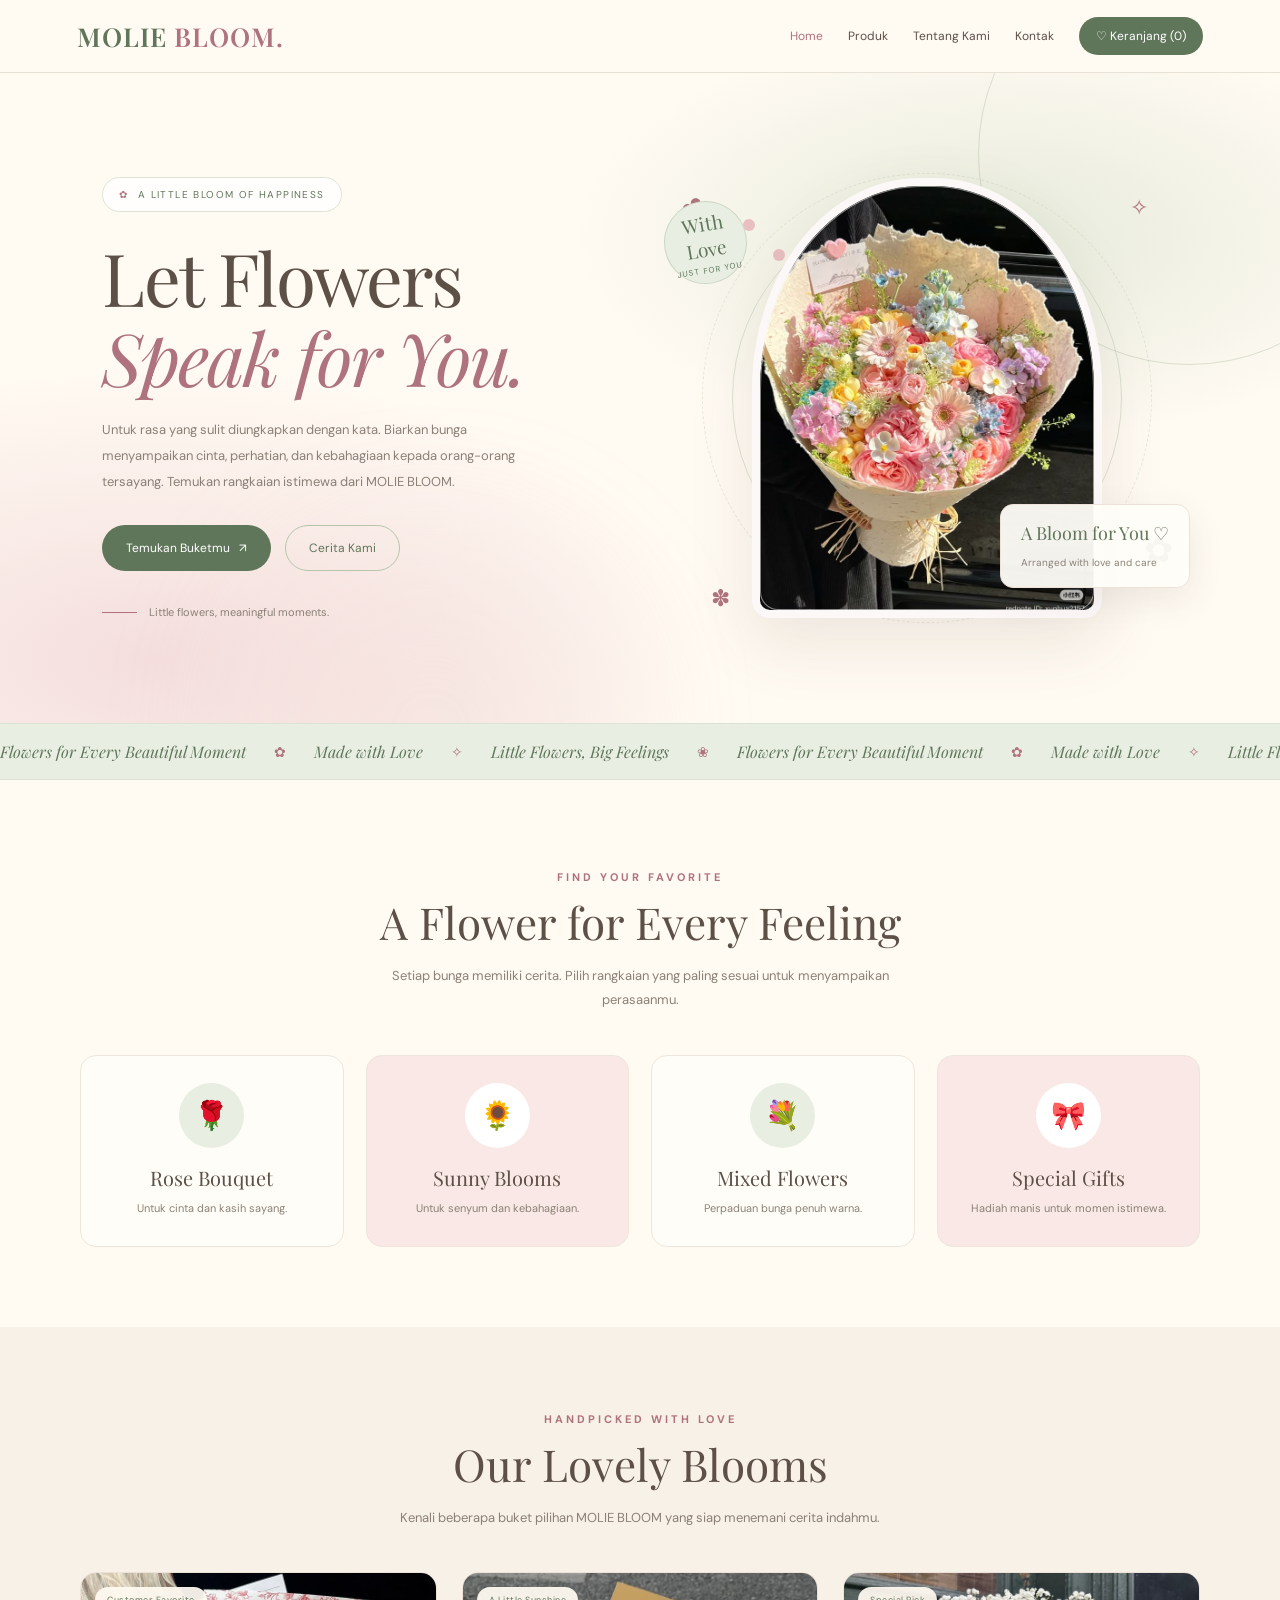
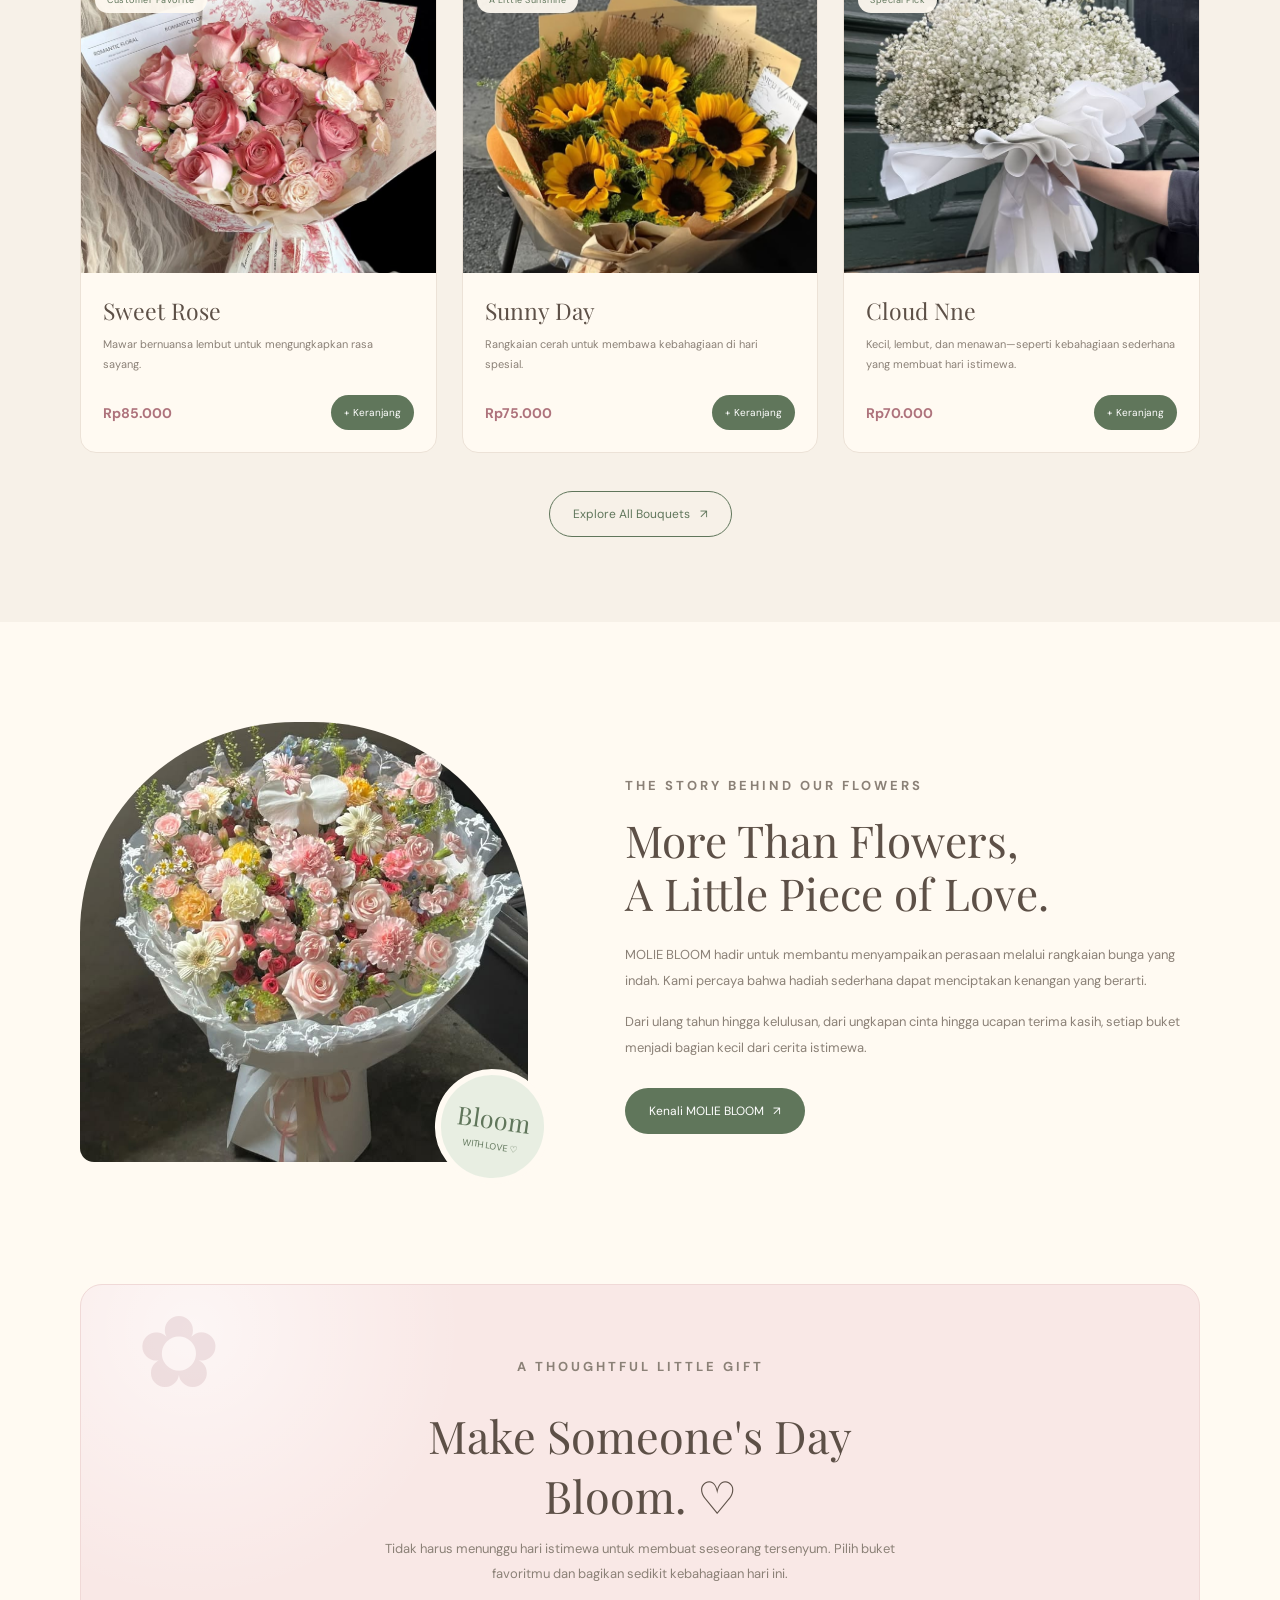
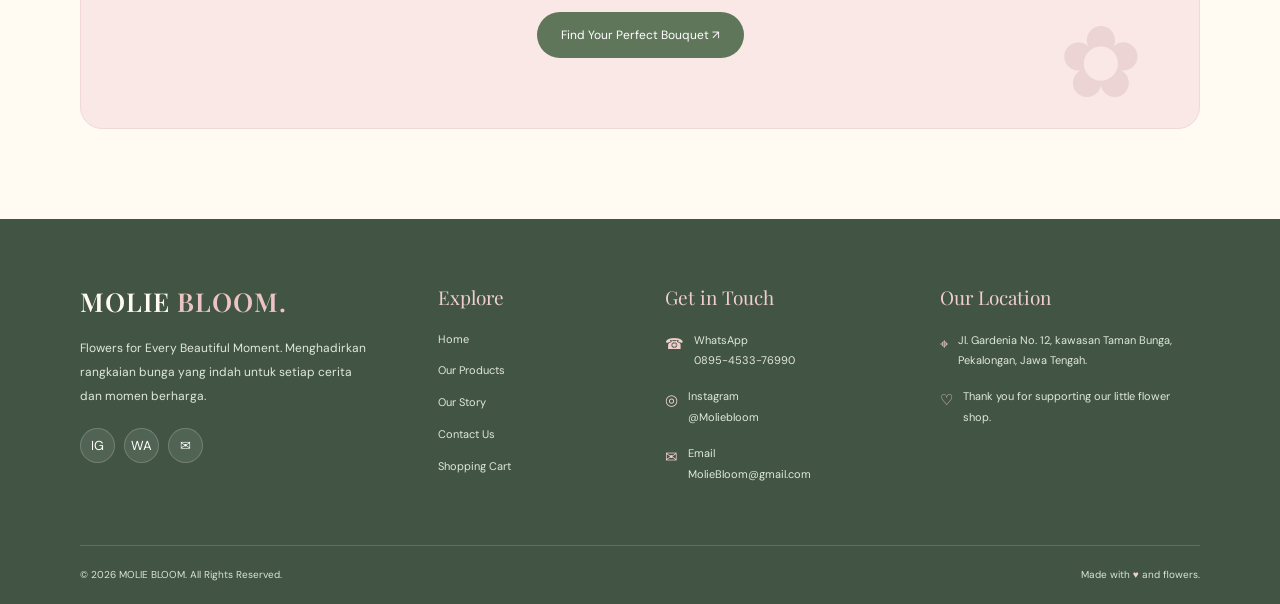
<file: index.html>
<!DOCTYPE html>
<html lang="id">
<head>
    <meta charset="UTF-8">
    <meta name="viewport" content="width=device-width, initial-scale=1.0">
    <link rel="icon" type="image/png" href="Molie Bloom Floral Logo.png">

    <title>MOLIE BLOOM | A Little Bloom of Happiness</title>
    <meta name="description" content="Temukan buket bunga cantik dan spesial dari MOLIE BLOOM untuk setiap momen berharga.">

    <link rel="preconnect" href="https://fonts.googleapis.com">
    <link rel="preconnect" href="https://fonts.gstatic.com" crossorigin>

    <link href="https://fonts.googleapis.com/css2?family=DM+Sans:wght@400;500;600;700&family=Playfair+Display:ital,wght@0,400;0,500;0,600;1,400;1,500&display=swap" rel="stylesheet">

    <style>
        /* ==========================
           WARNA DAN PENGATURAN
        ========================== */
        :root {
            --cream: #fffaf2;
            --cream-dark: #f4eadc;
            --pink: #e9bfc2;
            --pink-light: #f9e8e6;
            --pink-dark: #ae737c;
            --green: #a9b89b;
            --green-dark: #60765b;
            --green-light: #e8eee2;
            --brown: #5d5047;
            --muted: #8b8177;
            --white: #ffffff;
        }

        * {
            box-sizing: border-box;
            margin: 0;
            padding: 0;
        }

        html {
            scroll-behavior: smooth;
            scroll-padding-top: 90px;
        }

        body {
            background: var(--cream);
            color: var(--brown);
            font-family: "DM Sans", sans-serif;
            overflow-x: hidden;
        }

        a {
            color: inherit;
            text-decoration: none;
        }

        button {
            font-family: inherit;
        }

        img {
            display: block;
            max-width: 100%;
        }

        .container {
            width: min(1120px, 88%);
            margin: auto;
        }

        .section-label {
            color: var(--pink-dark);
            font-size: 11px;
            font-weight: 700;
            letter-spacing: 3px;
            text-transform: uppercase;
        }

        .section-title {
            margin-top: 12px;
            font-family: "Playfair Display", serif;
            font-size: clamp(30px, 4vw, 44px);
            font-weight: 400;
            line-height: 1.2;
        }

        .section-description {
            max-width: 530px;
            margin: 15px auto 0;
            color: var(--muted);
            font-size: 13px;
            line-height: 1.9;
        }

        /* ==========================
           NAVBAR
        ========================== */
        .navbar {
            position: sticky;
            top: 0;
            z-index: 1000;
            display: flex;
            align-items: center;
            justify-content: space-between;
            gap: 25px;
            padding: 17px 6%;
            background: rgba(255, 250, 242, 0.94);
            border-bottom: 1px solid #e8e2d6;
            backdrop-filter: blur(14px);
        }

        .logo {
            flex-shrink: 0;
            color: var(--green-dark);
            font-family: "Playfair Display", serif;
            font-size: 26px;
            font-weight: 600;
            letter-spacing: 1px;
        }

        .logo span {
            color: var(--pink-dark);
        }

        .nav-links {
            display: flex;
            align-items: center;
            justify-content: flex-end;
            flex-wrap: wrap;
            gap: 25px;
        }

        .nav-links a {
            color: var(--brown);
            font-size: 12px;
            transition: color 0.3s ease;
        }

        .nav-links a:hover,
        .nav-links a.active {
            color: var(--pink-dark);
        }

        .nav-links .cart-link {
            padding: 11px 17px;
            color: white;
            background: var(--green-dark);
            border-radius: 30px;
            transition: 0.3s ease;
        }

        .nav-links .cart-link:hover {
            color: white;
            background: var(--pink-dark);
            transform: translateY(-2px);
        }

        /* ==========================
           JUMBOTRON
        ========================== */
        .hero {
            position: relative;
            display: grid;
            grid-template-columns: 1fr 0.95fr;
            align-items: center;
            gap: 45px;
            min-height: 650px;
            padding: 75px 8%;
            overflow: hidden;
            background:
                radial-gradient(ellipse at 78% 25%, #e6ebdb 0%, transparent 30%),
                radial-gradient(ellipse at 12% 90%, #f4dedd 0%, transparent 35%),
                var(--cream);
        }

        .hero::before {
            position: absolute;
            top: -130px;
            right: -120px;
            width: 420px;
            height: 420px;
            border: 1px solid #a9b89b65;
            border-radius: 50%;
            content: "";
            animation: slowSpin 32s linear infinite;
        }

        .hero::after {
            position: absolute;
            bottom: -180px;
            left: 20%;
            width: 350px;
            height: 350px;
            background: #f1d9d6;
            border-radius: 50%;
            opacity: 0.35;
            filter: blur(75px);
            content: "";
            pointer-events: none;
        }

        .hero-content {
            position: relative;
            z-index: 5;
            animation: textReveal 1s ease both;
        }

        .hero-badge {
            display: inline-flex;
            align-items: center;
            gap: 9px;
            padding: 10px 16px;
            color: var(--green-dark);
            background: #ffffffc9;
            border: 1px solid #dce4d4;
            border-radius: 40px;
            font-size: 10px;
            letter-spacing: 1.4px;
            text-transform: uppercase;
        }

        .hero-badge span {
            color: var(--pink-dark);
            animation: twinkle 2s ease-in-out infinite;
        }

        .hero h1 {
            margin: 25px 0 20px;
            color: var(--brown);
            font-family: "Playfair Display", serif;
            font-size: clamp(46px, 5.7vw, 76px);
            font-weight: 400;
            line-height: 1.1;
            letter-spacing: -1.8px;
        }

        .hero h1 em {
            display: block;
            color: var(--pink-dark);
            font-weight: 400;
        }

        .hero-text {
            max-width: 445px;
            color: var(--muted);
            font-size: 13px;
            line-height: 2;
        }

        .hero-buttons {
            display: flex;
            flex-wrap: wrap;
            align-items: center;
            gap: 14px;
            margin-top: 30px;
        }

        .button {
            display: inline-flex;
            align-items: center;
            justify-content: center;
            gap: 9px;
            padding: 14px 23px;
            border: 1px solid transparent;
            border-radius: 40px;
            font-size: 12px;
            transition: 0.3s ease;
            cursor: pointer;
        }

        .button-primary {
            color: white;
            background: var(--green-dark);
        }

        .button-primary:hover {
            background: var(--pink-dark);
            box-shadow: 0 9px 24px #ae737c2b;
            transform: translateY(-3px);
        }

        .button-outline {
            color: var(--green-dark);
            border-color: #b8c4ad;
            background: transparent;
        }

        .button-outline:hover {
            background: white;
            transform: translateY(-3px);
        }

        .hero-caption {
            display: flex;
            align-items: center;
            gap: 12px;
            margin-top: 34px;
            color: var(--muted);
            font-size: 11px;
        }

        .caption-line {
            width: 35px;
            height: 1px;
            background: var(--pink-dark);
        }

        /* Visual buket */
        .hero-visual {
            position: relative;
            display: flex;
            align-items: center;
            justify-content: center;
            min-height: 470px;
            animation: imageReveal 1.2s ease both;
        }

        .orbit {
            position: absolute;
            width: 390px;
            height: 390px;
            border: 1px solid #b3c1a56e;
            border-radius: 50%;
            animation: slowSpin 30s linear infinite;
        }

        .orbit::before {
            position: absolute;
            top: 45px;
            left: 40px;
            width: 12px;
            height: 12px;
            background: var(--pink);
            border-radius: 50%;
            content: "";
        }

        .orbit-two {
            width: 450px;
            height: 450px;
            border: 1px dashed #b3c1a54f;
            animation-direction: reverse;
            animation-duration: 45s;
        }

        .hero-photo {
            position: relative;
            z-index: 2;
            width: min(100%, 350px);
            height: 440px;
            overflow: hidden;
            background: var(--pink-light);
            border: 8px solid #ffffffb8;
            border-radius: 48% 48% 18px 18px;
            box-shadow: 0 24px 65px #67584b20;
            animation: gentleFloat 5s ease-in-out infinite;
        }

        .hero-photo img {
            width: 100%;
            height: 100%;
            object-fit: cover;
            object-position: center;
        }

        .hero-photo::after {
            position: absolute;
            inset: 0;
            border: 1px solid #ffffff80;
            border-radius: inherit;
            content: "";
            pointer-events: none;
        }

        .decor-flower {
            position: absolute;
            z-index: 4;
            color: var(--pink-dark);
            font-size: 35px;
            pointer-events: none;
            animation: petalFloat 4s ease-in-out infinite;
        }

        .decor-one {
            top: 25px;
            left: 5px;
        }

        .decor-two {
            right: 5px;
            bottom: 60px;
            color: var(--green-dark);
            animation-delay: 1s;
        }

        .decor-three {
            top: 30px;
            right: 30px;
            font-size: 22px;
            animation-delay: 1.5s;
        }

        .decor-four {
            bottom: 20px;
            left: 35px;
            font-size: 23px;
            animation-delay: 0.7s;
        }

        .hero-note-card {
            position: absolute;
            right: -12px;
            bottom: 45px;
            z-index: 6;
            padding: 16px 20px;
            background: #fffdf8f2;
            border: 1px solid #eee1d8;
            border-radius: 13px;
            box-shadow: 0 12px 35px #5d50471a;
            animation: cardFloat 4s ease-in-out infinite;
        }

        .hero-note-card strong {
            display: block;
            margin-bottom: 5px;
            color: var(--green-dark);
            font-family: "Playfair Display", serif;
            font-size: 18px;
            font-weight: 400;
        }

        .hero-note-card small {
            color: var(--muted);
            font-size: 10px;
        }

        .hero-sticker {
            position: absolute;
            top: 38px;
            left: -12px;
            z-index: 6;
            display: grid;
            width: 83px;
            height: 83px;
            place-content: center;
            color: var(--green-dark);
            background: var(--green-light);
            border: 1px solid #cbd7c2;
            border-radius: 50%;
            text-align: center;
            transform: rotate(-10deg);
            animation: stickerSway 5s ease-in-out infinite;
        }

        .hero-sticker span {
            font-family: "Playfair Display", serif;
            font-size: 19px;
        }

        .hero-sticker small {
            margin-top: 3px;
            font-size: 8px;
            letter-spacing: 1px;
        }

        /* Animasi */
        @keyframes textReveal {
            from {
                opacity: 0;
                transform: translateY(28px);
            }
            to {
                opacity: 1;
                transform: translateY(0);
            }
        }

        @keyframes imageReveal {
            from {
                opacity: 0;
                transform: translateX(25px) scale(.97);
            }
            to {
                opacity: 1;
                transform: translateX(0) scale(1);
            }
        }

        @keyframes gentleFloat {
            0%, 100% {
                transform: translateY(0) rotate(0deg);
            }
            50% {
                transform: translateY(-10px) rotate(1deg);
            }
        }

        @keyframes petalFloat {
            0%, 100% {
                transform: translateY(0) rotate(-8deg);
            }
            50% {
                transform: translateY(-18px) rotate(12deg);
            }
        }

        @keyframes cardFloat {
            0%, 100% {
                transform: translateY(0);
            }
            50% {
                transform: translateY(-8px);
            }
        }

        @keyframes slowSpin {
            to {
                transform: rotate(360deg);
            }
        }

        @keyframes twinkle {
            0%, 100% {
                opacity: 1;
                transform: scale(1);
            }
            50% {
                opacity: .5;
                transform: scale(1.2);
            }
        }

        @keyframes stickerSway {
            0%, 100% {
                transform: rotate(-10deg) translateY(0);
            }
            50% {
                transform: rotate(-4deg) translateY(-6px);
            }
        }

        /* ==========================
           RUNNING TEXT
        ========================== */
        .flower-marquee {
            overflow: hidden;
            padding: 17px 0;
            color: var(--green-dark);
            background: var(--green-light);
            border-top: 1px solid #dbe3d4;
            border-bottom: 1px solid #dbe3d4;
        }

        .marquee-track {
            display: flex;
            width: max-content;
            animation: marquee 28s linear infinite;
        }

        .marquee-group {
            display: flex;
            flex-shrink: 0;
            align-items: center;
            gap: 28px;
            padding-right: 28px;
        }

        .marquee-group span {
            font-family: "Playfair Display", serif;
            font-size: 16px;
            font-style: italic;
        }

        .marquee-group b {
            color: var(--pink-dark);
            font-size: 14px;
            font-weight: 400;
        }

        @keyframes marquee {
            to {
                transform: translateX(-50%);
            }
        }

        /* ==========================
           KATEGORI
        ========================== */
        .categories {
            padding: 90px 0 80px;
            text-align: center;
        }

        .category-grid {
            display: grid;
            grid-template-columns: repeat(4, minmax(0, 1fr));
            gap: 22px;
            margin-top: 42px;
        }

        .category-card {
            padding: 27px 15px;
            background: #fffdf8;
            border: 1px solid #eee6dc;
            border-radius: 16px;
            transition: transform .3s ease, box-shadow .3s ease;
        }

        .category-card:nth-child(even) {
            background: var(--pink-light);
        }

        .category-card:hover {
            box-shadow: 0 14px 30px #5d504711;
            transform: translateY(-7px);
        }

        .category-icon {
            display: grid;
            width: 65px;
            height: 65px;
            margin: 0 auto 16px;
            place-items: center;
            background: var(--green-light);
            border-radius: 50%;
            font-size: 28px;
            transition: transform .4s ease;
        }

        .category-card:nth-child(even) .category-icon {
            background: white;
        }

        .category-card:hover .category-icon {
            transform: rotate(-8deg) scale(1.08);
        }

        .category-card h3 {
            margin-bottom: 8px;
            font-family: "Playfair Display", serif;
            font-size: 20px;
            font-weight: 400;
        }

        .category-card p {
            color: var(--muted);
            font-size: 11px;
            line-height: 1.8;
        }

        /* ==========================
           PRODUK UNGGULAN
        ========================== */
        .products {
            padding: 85px 0;
            background: #f7f1e8;
            text-align: center;
        }

        .product-grid {
            display: grid;
            grid-template-columns: repeat(3, minmax(0, 1fr));
            gap: 25px;
            margin-top: 42px;
            text-align: left;
        }

        .product-card {
            overflow: hidden;
            background: var(--cream);
            border: 1px solid #ece2d7;
            border-radius: 16px;
            transition: transform .3s ease, box-shadow .3s ease;
        }

        .product-card:hover {
            box-shadow: 0 18px 35px #5d504716;
            transform: translateY(-7px);
        }

        .product-image {
            position: relative;
            height: 300px;
            overflow: hidden;
            background: var(--pink-light);
        }

        .product-image img {
            width: 100%;
            height: 100%;
            object-fit: cover;
            transition: transform .6s ease;
        }

        .product-card:hover .product-image img {
            transform: scale(1.06);
        }

        .product-tag {
            position: absolute;
            top: 14px;
            left: 14px;
            padding: 7px 12px;
            color: var(--green-dark);
            background: #fffaf2eF;
            border-radius: 25px;
            font-size: 9px;
            letter-spacing: .5px;
        }

        .product-info {
            padding: 22px;
        }

        .product-info h3 {
            margin-bottom: 9px;
            font-family: "Playfair Display", serif;
            font-size: 23px;
            font-weight: 400;
        }

        .product-info p {
            min-height: 42px;
            color: var(--muted);
            font-size: 11px;
            line-height: 1.8;
        }

        .product-bottom {
            display: flex;
            align-items: center;
            justify-content: space-between;
            gap: 12px;
            margin-top: 18px;
        }

        .product-price {
            color: var(--pink-dark);
            font-size: 14px;
            font-weight: 700;
        }

        .add-button {
            padding: 11px 13px;
            color: white;
            background: var(--green-dark);
            border: none;
            border-radius: 25px;
            font-size: 10px;
            cursor: pointer;
            transition: .3s ease;
        }

        .add-button:hover {
            background: var(--pink-dark);
            transform: translateY(-2px);
        }

        .view-all {
            display: inline-flex;
            align-items: center;
            gap: 10px;
            margin-top: 38px;
            padding: 14px 23px;
            color: var(--green-dark);
            border: 1px solid var(--green-dark);
            border-radius: 30px;
            font-size: 12px;
            transition: .3s ease;
        }

        .view-all:hover {
            color: white;
            background: var(--green-dark);
        }

        /* ==========================
           CERITA MOLIE BLOOM
        ========================== */
        .story {
            display: grid;
            grid-template-columns: .9fr 1.1fr;
            align-items: center;
            gap: 75px;
            padding: 100px 0;
        }

        .story-visual {
            position: relative;
            padding: 0 22px 22px 0;
        }

        .story-photo {
            height: 440px;
            overflow: hidden;
            background: var(--green-light);
            border-radius: 48% 48% 14px 14px;
        }

        .story-photo img {
            width: 100%;
            height: 100%;
            object-fit: cover;
        }

        .story-decoration {
            position: absolute;
            right: 0;
            bottom: 0;
            display: grid;
            width: 115px;
            height: 115px;
            place-content: center;
            color: var(--green-dark);
            background: var(--green-light);
            border: 6px solid var(--cream);
            border-radius: 50%;
            text-align: center;
            transform: rotate(8deg);
        }

        .story-decoration span {
            font-family: "Playfair Display", serif;
            font-size: 25px;
        }

        .story-decoration small {
            margin-top: 5px;
            font-size: 9px;
        }

        .story-content .section-title {
            margin-bottom: 22px;
        }

        .story-content p {
            margin-bottom: 15px;
            color: var(--muted);
            font-size: 13px;
            line-height: 2;
        }

        .story-content .button {
            margin-top: 12px;
        }

        /* ==========================
           BANNER CTA
        ========================== */
        .cta {
            position: relative;
            margin-bottom: 90px;
            padding: 70px 25px;
            overflow: hidden;
            background:
                radial-gradient(circle at 10% 10%, #ffffff9c, transparent 25%),
                var(--pink-light);
            border: 1px solid #f0d9d7;
            border-radius: 22px;
            text-align: center;
        }

        .cta::before,
        .cta::after {
            position: absolute;
            color: #ae737c2b;
            font-size: 100px;
            content: "✿";
            animation: petalFloat 6s ease-in-out infinite;
        }

        .cta::before {
            top: 3px;
            left: 5%;
        }

        .cta::after {
            right: 5%;
            bottom: 0;
            animation-delay: 1.5s;
        }

        .cta h2 {
            position: relative;
            z-index: 2;
            margin: 12px 0;
            font-family: "Playfair Display", serif;
            font-size: clamp(30px, 4vw, 45px);
            font-weight: 400;
        }

        .cta p {
            position: relative;
            z-index: 2;
            max-width: 510px;
            margin: 0 auto 25px;
            color: var(--muted);
            font-size: 13px;
            line-height: 1.9;
        }

        .cta .button {
            position: relative;
            z-index: 2;
        }

        /* ==========================
           FOOTER LENGKAP
        ========================== */
        .footer {
            color: #f8f1e8;
            background: #425544;
        }

        .footer-main {
            display: grid;
            grid-template-columns: 1.35fr .8fr 1fr 1.1fr;
            gap: 38px;
            padding: 65px 0 45px;
        }

        .footer-brand .logo {
            display: inline-block;
            margin-bottom: 17px;
            color: #fffaf2;
        }

        .footer-brand .logo span {
            color: #edc4c5;
        }

        .footer-brand p {
            max-width: 290px;
            color: #e0e8dc;
            font-size: 12px;
            line-height: 2;
        }

        .footer-socials {
            display: flex;
            flex-wrap: wrap;
            gap: 9px;
            margin-top: 20px;
        }

        .social-circle {
            display: grid;
            width: 35px;
            height: 35px;
            place-items: center;
            color: white;
            background: #ffffff15;
            border: 1px solid #ffffff30;
            border-radius: 50%;
            font-size: 13px;
            transition: .3s ease;
        }

        .social-circle:hover {
            color: var(--green-dark);
            background: var(--cream);
            transform: translateY(-3px);
        }

        .footer-column h3 {
            margin-bottom: 20px;
            color: #f1cece;
            font-family: "Playfair Display", serif;
            font-size: 19px;
            font-weight: 400;
        }

        .footer-column a {
            display: block;
            width: fit-content;
            margin-bottom: 12px;
            color: #e0e8dc;
            font-size: 11px;
            line-height: 1.8;
            overflow-wrap: anywhere;
            transition: color .3s ease;
        }

        .footer-column a:hover {
            color: #f1cece;
        }

        .contact-line {
            display: flex;
            align-items: flex-start;
            gap: 10px;
            margin-bottom: 15px;
            color: #e0e8dc;
            font-size: 11px;
            line-height: 1.9;
        }

        .contact-icon {
            flex-shrink: 0;
            color: #f1cece;
            font-size: 15px;
        }

        .contact-line a {
            display: inline;
            margin: 0;
        }

        .footer-bottom {
            display: flex;
            align-items: center;
            justify-content: space-between;
            flex-wrap: wrap;
            gap: 12px;
            padding: 20px 0;
            border-top: 1px solid #ffffff25;
        }

        .footer-bottom p {
            color: #dbe4d7;
            font-size: 10px;
            line-height: 1.8;
        }

        .footer-bottom span {
            color: #f1cece;
        }

        /* ==========================
           RESPONSIVE
        ========================== */
        @media (max-width: 1000px) {
            .navbar {
                padding-right: 4%;
                padding-left: 4%;
            }

            .nav-links {
                gap: 15px;
            }

            .hero {
                gap: 25px;
                padding-right: 6%;
                padding-left: 6%;
            }

            .hero-photo {
                width: 300px;
                height: 400px;
            }

            .orbit {
                width: 340px;
                height: 340px;
            }

            .orbit-two {
                width: 390px;
                height: 390px;
            }

            .footer-main {
                grid-template-columns: 1.2fr 1fr;
            }

            .story {
                gap: 45px;
            }
        }

        @media (max-width: 680px) {
            .container {
                width: 88%;
            }

            .navbar {
                position: relative;
                flex-direction: column;
                gap: 15px;
                padding: 18px 5%;
            }

            .logo {
                font-size: 25px;
            }

            .nav-links {
                justify-content: center;
                gap: 13px 16px;
            }

            .nav-links a {
                font-size: 10px;
            }

            .nav-links .cart-link {
                padding: 9px 12px;
            }

            .hero {
                grid-template-columns: 1fr;
                gap: 15px;
                padding: 55px 7% 60px;
            }

            .hero-content {
                text-align: center;
            }

            .hero-badge {
                font-size: 9px;
            }

            .hero h1 {
                margin-top: 22px;
                font-size: clamp(45px, 12vw, 63px);
                letter-spacing: -1px;
            }

            .hero-text {
                margin: auto;
                font-size: 12px;
            }

            .hero-buttons {
                justify-content: center;
            }

            .hero-caption {
                justify-content: center;
                margin-top: 25px;
            }

            .hero-visual {
                min-height: 390px;
                margin-top: 15px;
            }

            .hero-photo {
                width: 260px;
                height: 340px;
            }

            .orbit {
                width: 290px;
                height: 290px;
            }

            .orbit-two {
                width: 330px;
                height: 330px;
            }

            .hero-sticker {
                top: 20px;
                left: 0;
                width: 70px;
                height: 70px;
            }

            .hero-sticker span {
                font-size: 16px;
            }

            .hero-note-card {
                right: 0;
                bottom: 20px;
                padding: 12px 14px;
            }

            .hero-note-card strong {
                font-size: 15px;
            }

            .decor-one {
                left: 0;
            }

            .decor-two {
                right: 0;
            }

            .categories,
            .products {
                padding: 65px 0;
            }

            .category-grid {
                grid-template-columns: repeat(2, minmax(0, 1fr));
                gap: 13px;
                margin-top: 30px;
            }

            .category-card {
                padding: 23px 10px;
            }

            .category-card h3 {
                font-size: 18px;
            }

            .category-card p {
                font-size: 10px;
            }

            .product-grid {
                grid-template-columns: 1fr;
                gap: 22px;
                margin-top: 30px;
            }

            .product-image {
                height: 320px;
            }

            .story {
                grid-template-columns: 1fr;
                gap: 35px;
                padding: 70px 0;
            }

            .story-visual {
                max-width: 430px;
                width: 100%;
                margin: auto;
            }

            .story-photo {
                height: 380px;
            }

            .story-content {
                text-align: center;
            }

            .story-content p {
                font-size: 12px;
            }

            .cta {
                margin-bottom: 60px;
                padding: 55px 20px;
            }

            .cta::before,
            .cta::after {
                font-size: 55px;
            }

            .footer-main {
                grid-template-columns: 1fr 1fr;
                gap: 32px 20px;
                padding-top: 48px;
            }

            .footer-brand {
                grid-column: 1 / -1;
            }

            .footer-brand p {
                max-width: 360px;
            }

            .footer-column h3 {
                font-size: 17px;
            }

            .footer-bottom {
                justify-content: center;
                text-align: center;
            }
        }

        @media (max-width: 370px) {
            .nav-links {
                gap: 12px;
            }

            .hero h1 {
                font-size: 42px;
            }

            .hero-photo {
                width: 225px;
                height: 300px;
            }

            .hero-visual {
                min-height: 345px;
            }

            .orbit {
                width: 260px;
                height: 260px;
            }

            .orbit-two {
                width: 290px;
                height: 290px;
            }

            .footer-main {
                grid-template-columns: 1fr;
            }

            .footer-brand {
                grid-column: auto;
            }
        }

        /* Hormati pengaturan pengurangan animasi */
        @media (prefers-reduced-motion: reduce) {
            *,
            *::before,
            *::after {
                animation-duration: 0.01ms !important;
                animation-iteration-count: 1 !important;
                scroll-behavior: auto !important;
                transition-duration: 0.01ms !important;
            }
        }
    </style>
</head>

<body>

    <!-- ==========================
         NAVBAR
    =========================== -->
    <header class="navbar">
        <a href="index.html" class="logo">
            MOLIE <span>BLOOM.</span>
        </a>

        <nav class="nav-links" aria-label="Navigasi utama">
            <a href="index.html" class="active">Home</a>
            <a href="produk.html">Produk</a>
            <a href="tentang.html">Tentang Kami</a>
            <a href="kontak.html">Kontak</a>

            <a href="keranjang.html" class="cart-link">
                ♡ Keranjang (<span id="cartCount">0</span>)
            </a>
        </nav>
    </header>

    <main>

        <!-- ==========================
             JUMBOTRON
        =========================== -->
        <section class="hero">

            <div class="hero-content">

                <div class="hero-badge">
                    <span>✿</span>
                    A Little Bloom of Happiness
                </div>

                <h1>
                    Let Flowers
                    <em>Speak for You.</em>
                </h1>

                <p class="hero-text">
                    Untuk rasa yang sulit diungkapkan dengan kata.
                    Biarkan bunga menyampaikan cinta, perhatian,
                    dan kebahagiaan kepada orang-orang tersayang.
                    Temukan rangkaian istimewa dari MOLIE BLOOM.
                </p>

                <div class="hero-buttons">
                    <a href="produk.html" class="button button-primary">
                        Temukan Buketmu <span>↗</span>
                    </a>

                    <a href="tentang.html" class="button button-outline">
                        Cerita Kami
                    </a>
                </div>

                <div class="hero-caption">
                    <span class="caption-line"></span>
                    Little flowers, meaningful moments.
                </div>

            </div>

            <div class="hero-visual">

                <div class="orbit"></div>
                <div class="orbit orbit-two"></div>

                <span class="decor-flower decor-one">✿</span>
                <span class="decor-flower decor-two">✿</span>
                <span class="decor-flower decor-three">✧</span>
                <span class="decor-flower decor-four">✽</span>

                <div class="hero-sticker">
                    <span>With Love</span>
                    <small>JUST FOR YOU</small>
                </div>

                <div class="hero-photo">
                    <img
                        src="images/variasi1.jfif"
                        alt="Buket bunga lavender, putih, dan cream"
                        fetchpriority="high">
                </div>

                <div class="hero-note-card">
                    <strong>A Bloom for You ♡</strong>
                    <small>Arranged with love and care</small>
                </div>

            </div>

        </section>

        <!-- TEKS BERJALAN -->
        <div class="flower-marquee" aria-label="Flowers for every beautiful moment">
            <div class="marquee-track">

                <div class="marquee-group">
                    <span>Flowers for Every Beautiful Moment</span>
                    <b>✿</b>
                    <span>Made with Love</span>
                    <b>✧</b>
                    <span>Little Flowers, Big Feelings</span>
                    <b>❀</b>
                </div>

                <div class="marquee-group" aria-hidden="true">
                    <span>Flowers for Every Beautiful Moment</span>
                    <b>✿</b>
                    <span>Made with Love</span>
                    <b>✧</b>
                    <span>Little Flowers, Big Feelings</span>
                    <b>❀</b>
                </div>

            </div>
        </div>

        <!-- ==========================
             KATEGORI
        =========================== -->
        <section class="categories">
            <div class="container">

                <p class="section-label">Find Your Favorite</p>

                <h2 class="section-title">
                    A Flower for Every Feeling
                </h2>

                <p class="section-description">
                    Setiap bunga memiliki cerita. Pilih rangkaian
                    yang paling sesuai untuk menyampaikan perasaanmu.
                </p>

                <div class="category-grid">

                    <a href="produk.html" class="category-card">
                        <div class="category-icon">🌹</div>
                        <h3>Rose Bouquet</h3>
                        <p>Untuk cinta dan kasih sayang.</p>
                    </a>

                    <a href="produk.html" class="category-card">
                        <div class="category-icon">🌻</div>
                        <h3>Sunny Blooms</h3>
                        <p>Untuk senyum dan kebahagiaan.</p>
                    </a>

                    <a href="produk.html" class="category-card">
                        <div class="category-icon">💐</div>
                        <h3>Mixed Flowers</h3>
                        <p>Perpaduan bunga penuh warna.</p>
                    </a>

                    <a href="produk.html" class="category-card">
                        <div class="category-icon">🎀</div>
                        <h3>Special Gifts</h3>
                        <p>Hadiah manis untuk momen istimewa.</p>
                    </a>

                </div>
            </div>
        </section>

        <!-- ==========================
             PRODUK UNGGULAN
        =========================== -->
        <section class="products">
            <div class="container">

                <p class="section-label">Handpicked with Love</p>

                <h2 class="section-title">
                    Our Lovely Blooms
                </h2>

                <p class="section-description">
                    Kenali beberapa buket pilihan MOLIE BLOOM
                    yang siap menemani cerita indahmu.
                </p>

                <div class="product-grid">

                    <!-- PRODUK 1 -->
                    <article class="product-card">

                        <div class="product-image">
                            <img
                                src="images/rose pink.jfif"
                                alt="Buket mawar pink Rose Whisper"
                                loading="lazy">

                            <span class="product-tag">Customer Favorite</span>
                        </div>

                        <div class="product-info">
                            <h3>Sweet Rose</h3>

                            <p>
                                Mawar bernuansa lembut untuk
                                mengungkapkan rasa sayang.
                            </p>

                            <div class="product-bottom">
                                <span class="product-price">Rp85.000</span>

                                <button
                                    type="button"
                                    class="add-button"
                                    data-add-to-cart
                                    data-id="sweet-rose"
                                    data-name="Sweet Rose"
                                    data-price="85000">
                                    + Keranjang
                                </button>
                            </div>
                        </div>

                    </article>

                    <!-- PRODUK 2 -->
                    <article class="product-card">

                        <div class="product-image">
                            <img
                                src="images/matahari.jfif"
                                alt="Buket bunga warna-warni Sunny Bloom"
                                loading="lazy">

                            <span class="product-tag">A Little Sunshine</span>
                        </div>

                        <div class="product-info">
                            <h3>Sunny Day</h3>

                            <p>
                                Rangkaian cerah untuk membawa
                                kebahagiaan di hari spesial.
                            </p>

                            <div class="product-bottom">
                                <span class="product-price">Rp75.000</span>

                                <button
                                    type="button"
                                    class="add-button"
                                    data-add-to-cart
                                    data-id="sunny-day"
                                    data-name="Sunny Day"
                                    data-price="75000">
                                    + Keranjang
                                </button>
                            </div>
                        </div>

                    </article>

                    <!-- PRODUK 3 -->
                    <article class="product-card">

                        <div class="product-image">
                            <img
                                src="images/baby (1).jfif"
                                alt="Buket bunga Baby breathe"
                                loading="lazy">

                            <span class="product-tag">Special Pick</span>
                        </div>

                        <div class="product-info">
                            <h3>Cloud Nne</h3>

                            <p>
                                Kecil, lembut, dan menawan—seperti kebahagiaan sederhana yang membuat hari istimewa.
                            </p>

                            <div class="product-bottom">
                                <span class="product-price">Rp70.000</span>

                                <button
                                    type="button"
                                    class="add-button"
                                    data-add-to-cart
                                    data-id="blush-romance"
                                    data-name="Blush Romance"
                                    data-price="120000">
                                    + Keranjang
                                </button>
                            </div>
                        </div>

                    </article>

                </div>

                <a href="produk.html" class="view-all">
                    Explore All Bouquets <span>↗</span>
                </a>

            </div>
        </section>

        <!-- ==========================
             TENTANG MOLIE BLOOM
        =========================== -->
        <section class="story container">

            <div class="story-visual">

                <div class="story-photo">
                    <img
                        src="images/variasi2.jfif"
                        alt="Buket pink dengan pembungkus natural"
                        loading="lazy">
                </div>

                <div class="story-decoration">
                    <span>Bloom</span>
                    <small>WITH LOVE ♡</small>
                </div>

            </div>

            <div class="story-content">

                <p class="section-label">The Story Behind Our Flowers</p>

                <h2 class="section-title">
                    More Than Flowers,
                    <br>
                    A Little Piece of Love.
                </h2>

                <p>
                    MOLIE BLOOM hadir untuk membantu menyampaikan
                    perasaan melalui rangkaian bunga yang indah.
                    Kami percaya bahwa hadiah sederhana dapat
                    menciptakan kenangan yang berarti.
                </p>

                <p>
                    Dari ulang tahun hingga kelulusan, dari ungkapan
                    cinta hingga ucapan terima kasih, setiap buket
                    menjadi bagian kecil dari cerita istimewa.
                </p>

                <a href="tentang.html" class="button button-primary">
                    Kenali MOLIE BLOOM <span>↗</span>
                </a>

            </div>

        </section>

        <!-- ==========================
             BANNER AJAKAN
        =========================== -->
        <section class="cta container">

            <p class="section-label">A Thoughtful Little Gift</p>

            <h2>
                Make Someone's Day
                <br>
                Bloom. ♡
            </h2>

            <p>
                Tidak harus menunggu hari istimewa untuk membuat
                seseorang tersenyum. Pilih buket favoritmu dan
                bagikan sedikit kebahagiaan hari ini.
            </p>

            <a href="produk.html" class="button button-primary">
                Find Your Perfect Bouquet ↗
            </a>

        </section>

    </main>

    <!-- ==========================
         FOOTER LENGKAP
    =========================== -->
    <footer class="footer">

        <div class="container">

            <div class="footer-main">

                <!-- IDENTITAS TOKO -->
                <div class="footer-brand">

                    <a href="index.html" class="logo">
                        MOLIE <span>BLOOM.</span>
                    </a>

                    <p>
                        Flowers for Every Beautiful Moment.
                        Menghadirkan rangkaian bunga yang indah
                        untuk setiap cerita dan momen berharga.
                    </p>

                    <div class="footer-socials">

                        <a
                            class="social-circle"
                            href="https://instagram.com/usernamekamu"
                            target="_blank"
                            rel="noopener noreferrer"
                            aria-label="Instagram MOLIE BLOOM">
                            IG
                        </a>

                        <a
                            class="social-circle"
                            href="https://wa.me/628xxxxxxxxxx"
                            target="_blank"
                            rel="noopener noreferrer"
                            aria-label="WhatsApp MOLIE BLOOM">
                            WA
                        </a>

                        <a
                            class="social-circle"
                            href="mailto:emailkamu@example.com"
                            aria-label="Email MOLIE BLOOM">
                            ✉
                        </a>

                    </div>

                </div>

                <!-- NAVIGASI -->
                <div class="footer-column">

                    <h3>Explore</h3>

                    <a href="index.html">Home</a>
                    <a href="produk.html">Our Products</a>
                    <a href="tentang.html">Our Story</a>
                    <a href="kontak.html">Contact Us</a>
                    <a href="keranjang.html">Shopping Cart</a>

                </div>

                <!-- KONTAK -->
                <div class="footer-column">

                    <h3>Get in Touch</h3>

                    <div class="contact-line">
                        <span class="contact-icon">☎</span>

                        <span>
                            WhatsApp
                            <br>
                            <a
                                href="https://wa.me/0895997547899"
                                target="_blank"
                                rel="noopener noreferrer">
                                0895-4533-76990
                            </a>
                        </span>
                    </div>

                    <div class="contact-line">
                        <span class="contact-icon">◎</span>

                        <span>
                            Instagram
                            <br>
                            <a
                                href="https://instagram.com/usernamekamu"
                                target="_blank"
                                rel="noopener noreferrer">
                                @Moliebloom
                            </a>
                        </span>
                    </div>

                    <div class="contact-line">
                        <span class="contact-icon">✉</span>

                        <span>
                            Email
                            <br>
                            <a href="mailto:emailkamu@example.com">
                                MolieBloom@gmail.com
                            </a>
                        </span>
                    </div>

                </div>

                <!-- ALAMAT -->
                <div class="footer-column">

                    <h3>Our Location</h3>

                    <div class="contact-line">
                        <span class="contact-icon">⌖</span>

                        <span>
                            <a
                                href="https://maps.google.com/?q=alamat+toko+kamu"
                                target="_blank"
                                rel="noopener noreferrer">
                                Jl. Gardenia No. 12, kawasan Taman Bunga, Pekalongan, Jawa Tengah.
                            </a>
                        </span>
                    </div>

                    <div class="contact-line">
                        <span class="contact-icon">♡</span>

                        <span>
                            Thank you for supporting
                            our little flower shop.
                        </span>
                    </div>

                </div>

            </div>

            <div class="footer-bottom">

                <p>
                    © 2026 MOLIE BLOOM. All Rights Reserved.
                </p>

                <p>
                    Made with <span>♥</span> and flowers.
                </p>

            </div>

        </div>

    </footer>

    <!-- JAVASCRIPT KERANJANG -->
    <script src="js/script.js"></script>

</body>
</html>
</file>
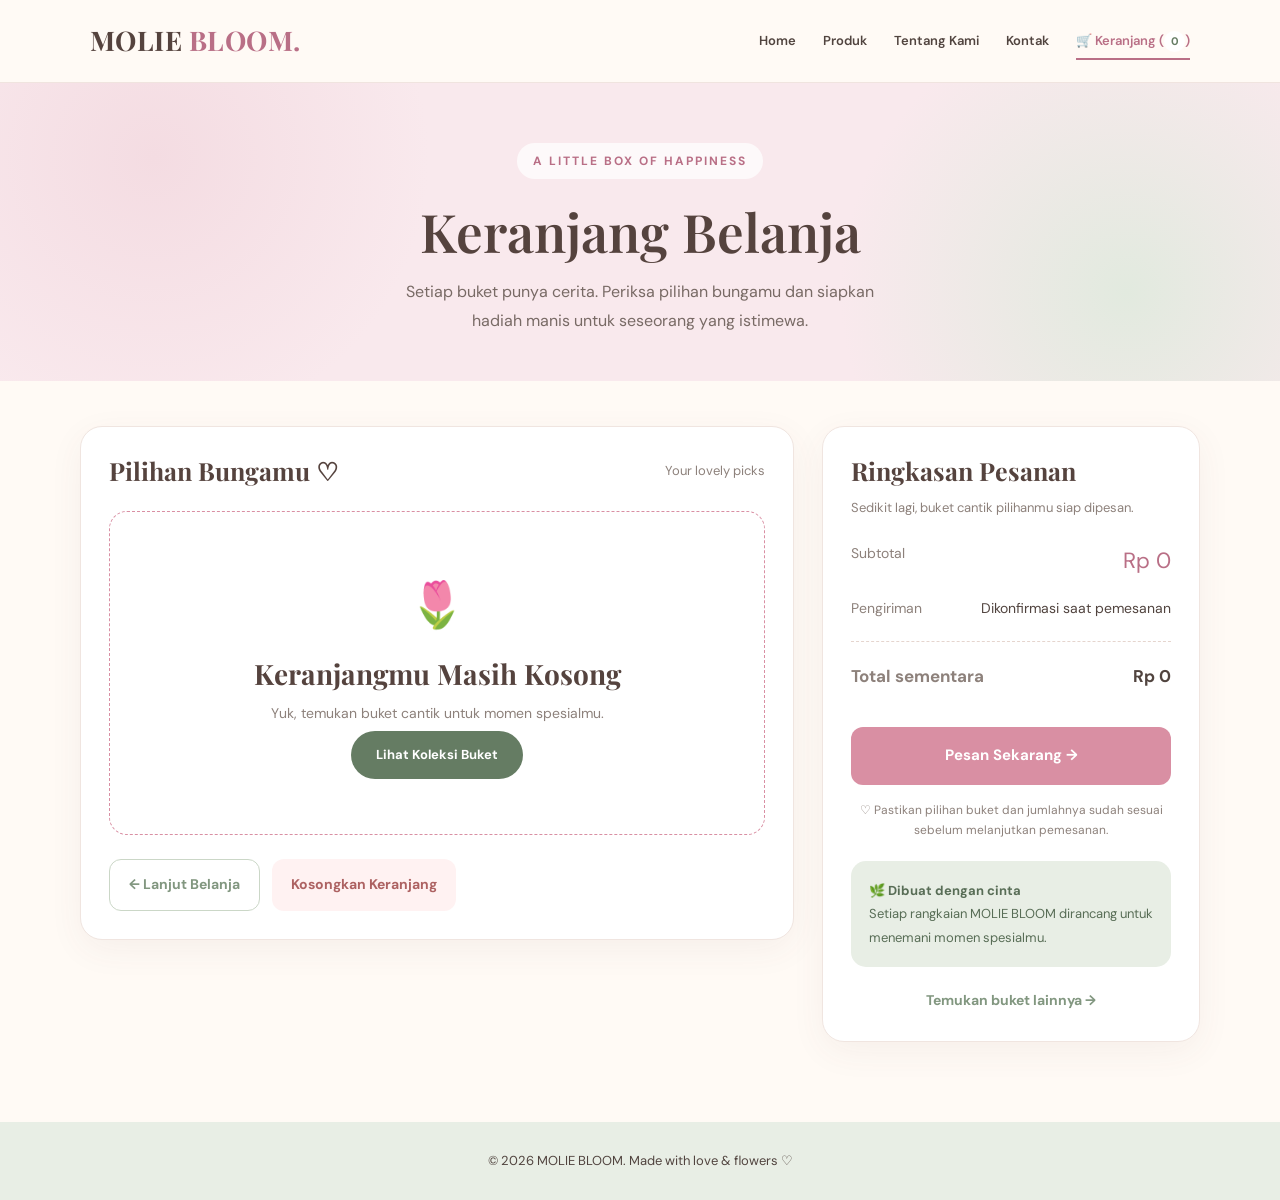
<file: keranjang.html>
<!DOCTYPE html>
<html lang="id">
<head>
    <meta charset="UTF-8">
    <meta name="viewport" content="width=device-width, initial-scale=1.0">
    <link rel="icon" type="image/png" href="Molie Bloom Floral Logo.png">

    <title>Keranjang Belanja | MOLIE BLOOM</title>

    <link rel="stylesheet" href="css/style.css">

    <link rel="preconnect" href="https://fonts.googleapis.com">
    <link rel="preconnect" href="https://fonts.gstatic.com" crossorigin>

    <link href="https://fonts.googleapis.com/css2?family=DM+Sans:wght@400;500;600;700&family=Playfair+Display:wght@500;600;700&display=swap" rel="stylesheet">

    <style>
        :root {
            --pink: #d98fa3;
            --pink-light: #f9e9ed;
            --pink-dark: #b96f86;
            --sage: #829780;
            --sage-light: #e8eee5;
            --cream: #fffaf5;
            --text: #51443f;
            --muted: #8d817b;
            --white: #ffffff;
        }

        * {
            box-sizing: border-box;
        }

        body {
            margin: 0;
            background: var(--cream);
            color: var(--text);
            font-family: "DM Sans", sans-serif;
        }

        a {
            color: inherit;
            text-decoration: none;
        }

        .navbar {
            background: rgba(255, 250, 245, 0.97);
            border-bottom: 1px solid #f0e4df;
            padding: 18px 7%;
        }

        .logo {
            font-family: "Playfair Display", serif;
            font-size: 25px;
            font-weight: 700;
            letter-spacing: 1px;
        }

        .logo span {
            color: var(--pink-dark);
        }

        .navbar nav a {
            transition: color 0.2s ease;
        }

        .navbar nav a:hover,
        .navbar nav a.active {
            color: var(--pink-dark);
        }

        .cart-hero {
            padding: 60px 20px 45px;
            text-align: center;
            background:
                radial-gradient(circle at 12% 25%, #f4dce2 0, transparent 24%),
                radial-gradient(circle at 88% 70%, #e2eadf 0, transparent 25%),
                var(--pink-light);
        }

        .cart-eyebrow {
            display: inline-block;
            padding: 8px 16px;
            border-radius: 30px;
            background: rgba(255, 255, 255, 0.75);
            color: var(--pink-dark);
            font-size: 12px;
            font-weight: 700;
            letter-spacing: 2px;
            text-transform: uppercase;
        }

        .cart-hero h1 {
            margin: 18px 0 12px;
            font-family: "Playfair Display", serif;
            font-size: clamp(35px, 5vw, 53px);
            font-weight: 600;
        }

        .cart-hero p {
            max-width: 500px;
            margin: 0 auto;
            color: #786a65;
            line-height: 1.8;
        }

        .cart-main {
            width: min(1120px, 90%);
            margin: 0 auto;
            padding: 45px 0 80px;
        }

        .cart-layout {
            display: grid;
            grid-template-columns: minmax(0, 1.7fr) minmax(280px, 0.9fr);
            gap: 28px;
            align-items: start;
        }

        .cart-panel,
        .summary-panel {
            padding: 28px;
            background: var(--white);
            border: 1px solid #f0e5e0;
            border-radius: 22px;
            box-shadow: 0 10px 35px rgba(103, 74, 65, 0.06);
        }

        .panel-heading {
            display: flex;
            justify-content: space-between;
            align-items: center;
            flex-wrap: wrap;
            gap: 12px;
            margin-bottom: 24px;
        }

        .panel-heading h2,
        .summary-panel h2 {
            margin: 0;
            font-family: "Playfair Display", serif;
            font-size: 25px;
        }

        .small-note {
            color: var(--muted);
            font-size: 13px;
        }

        #cartItems {
            display: grid;
            gap: 16px;
        }

        /* Tampilan item mengikuti HTML yang dibuat JavaScript */
        #cartItems .cart-item {
            display: flex;
            align-items: center;
            gap: 16px;
            padding: 17px 0;
            border-bottom: 1px solid #f1e8e3;
        }

        #cartItems .cart-item:last-child {
            border-bottom: none;
        }

        #cartItems img {
            width: 94px;
            height: 110px;
            flex-shrink: 0;
            object-fit: cover;
            border-radius: 14px;
            background: var(--pink-light);
        }

        #cartItems h3,
        #cartItems h4 {
            margin: 0 0 7px;
            font-family: "Playfair Display", serif;
            font-size: 18px;
        }

        #cartItems p {
            margin: 5px 0;
            color: var(--muted);
            font-size: 14px;
        }

        #cartItems button {
            min-width: 32px;
            min-height: 32px;
            margin: 4px 3px 0 0;
            padding: 5px 10px;
            border: 1px solid #eadbd5;
            border-radius: 9px;
            background: var(--cream);
            color: var(--text);
            cursor: pointer;
        }

        #cartItems button:hover {
            background: var(--pink-light);
        }

        .cart-actions {
            display: flex;
            flex-wrap: wrap;
            gap: 12px;
            margin-top: 24px;
        }

        .btn {
            display: inline-flex;
            justify-content: center;
            align-items: center;
            gap: 8px;
            padding: 13px 19px;
            border: none;
            border-radius: 12px;
            font-family: inherit;
            font-size: 14px;
            font-weight: 700;
            text-align: center;
            cursor: pointer;
            transition: transform 0.2s, background 0.2s;
        }

        .btn:hover {
            transform: translateY(-2px);
        }

        .btn-pink {
            background: var(--pink);
            color: white;
        }

        .btn-pink:hover {
            background: var(--pink-dark);
        }

        .btn-outline {
            background: white;
            color: var(--sage);
            border: 1px solid #cbd7c7;
        }

        .btn-danger {
            background: #fff2f2;
            color: #ad6262;
        }

        .summary-panel {
            position: sticky;
            top: 22px;
        }

        .summary-intro {
            margin: 10px 0 23px;
            color: var(--muted);
            font-size: 13px;
            line-height: 1.7;
        }

        .summary-row {
            display: flex;
            justify-content: space-between;
            gap: 15px;
            margin: 17px 0;
            font-size: 14px;
        }

        .summary-row span:first-child {
            color: var(--muted);
        }

        .summary-total {
            padding-top: 20px;
            margin-top: 20px;
            border-top: 1px dashed #e5d5ce;
            font-size: 17px;
            font-weight: 700;
        }

        #cartTotal {
            color: var(--pink-dark);
            font-size: 22px;
        }

        .checkout-button {
            width: 100%;
            margin-top: 20px;
            padding: 16px;
            font-size: 15px;
        }

        .secure-note {
            margin: 15px 0 0;
            color: var(--muted);
            font-size: 12px;
            line-height: 1.7;
            text-align: center;
        }

        .continue-link {
            display: block;
            margin-top: 22px;
            color: var(--sage);
            font-size: 14px;
            font-weight: 700;
            text-align: center;
        }

        .continue-link:hover {
            color: var(--pink-dark);
        }

        .cart-decoration {
            margin-top: 20px;
            padding: 18px;
            border-radius: 15px;
            background: var(--sage-light);
            color: #586d56;
            font-size: 13px;
            line-height: 1.8;
        }

        .footer {
            padding: 28px 20px;
            background: #e8eee5;
            color: #62735e;
            text-align: center;
            font-size: 13px;
        }

        @media (max-width: 800px) {
            .cart-layout {
                grid-template-columns: 1fr;
            }

            .summary-panel {
                position: static;
            }
        }

        @media (max-width: 520px) {
            .navbar {
                padding: 16px 5%;
            }

            .cart-main {
                width: 92%;
                padding-top: 28px;
            }

            .cart-panel,
            .summary-panel {
                padding: 20px;
                border-radius: 17px;
            }

            #cartItems .cart-item {
                align-items: flex-start;
                gap: 12px;
            }

            #cartItems img {
                width: 76px;
                height: 94px;
            }

            .cart-actions .btn {
                flex: 1 1 100%;
            }
        }
    </style>
</head>

<body>

    <header class="navbar">
        <a href="index.html" class="logo">
            MOLIE <span>BLOOM.</span>
        </a>

        <nav>
            <a href="index.html">Home</a>
            <a href="produk.html">Produk</a>
            <a href="tentang.html">Tentang Kami</a>
            <a href="kontak.html">Kontak</a>
            <a href="keranjang.html" class="active">
                🛒 Keranjang (<span id="cartCount">0</span>)
            </a>
        </nav>
    </header>

    <section class="cart-hero">
        <span class="cart-eyebrow">A Little Box of Happiness</span>
        <h1>Keranjang Belanja</h1>
        <p>
            Setiap buket punya cerita. Periksa pilihan bungamu
            dan siapkan hadiah manis untuk seseorang yang istimewa.
        </p>
    </section>

    <main class="cart-main">
        <div class="cart-layout">

            <section class="cart-panel">
                <div class="panel-heading">
                    <h2>Pilihan Bungamu ♡</h2>
                    <span class="small-note">Your lovely picks</span>
                </div>

                <div id="cartItems">
                    <!-- Isi keranjang ditampilkan oleh script.js -->
                </div>

                <div class="cart-actions">
                    <a href="produk.html" class="btn btn-outline">
                        ← Lanjut Belanja
                    </a>

                    <button
                        type="button"
                        id="clearCartButton"
                        class="btn btn-danger"
                    >
                        Kosongkan Keranjang
                    </button>
                </div>
            </section>

            <aside class="summary-panel">
                <h2>Ringkasan Pesanan</h2>
                <p class="summary-intro">
                    Sedikit lagi, buket cantik pilihanmu siap dipesan.
                </p>

                <div class="summary-row">
                    <span>Subtotal</span>
                    <span id="cartTotal">Rp0</span>
                </div>

                <div class="summary-row">
                    <span>Pengiriman</span>
                    <span>Dikonfirmasi saat pemesanan</span>
                </div>

                <div class="summary-row summary-total">
                    <span>Total sementara</span>
                    <span id="cartTotalCopy">Rp0</span>
                </div>

                <button
                    type="button"
                    id="checkoutButton"
                    class="btn btn-pink checkout-button"
                >
                    Pesan Sekarang →
                </button>

                <p class="secure-note">
                    ♡ Pastikan pilihan buket dan jumlahnya sudah sesuai
                    sebelum melanjutkan pemesanan.
                </p>

                <div class="cart-decoration">
                    🌿 <strong>Dibuat dengan cinta</strong><br>
                    Setiap rangkaian MOLIE BLOOM dirancang untuk
                    menemani momen spesialmu.
                </div>

                <a href="produk.html" class="continue-link">
                    Temukan buket lainnya →
                </a>
            </aside>

        </div>
    </main>

    <footer class="footer">
        <p>
            © <span id="currentYear"></span> MOLIE BLOOM.
            Made with love & flowers ♡
        </p>
    </footer>

    <script src="js/script.js"></script>

    <script>
        // Samakan teks total kedua dengan total dari keranjang.
        function syncCartTotalCopy() {
            const total = document.getElementById("cartTotal");
            const copy = document.getElementById("cartTotalCopy");

            if (total && copy) {
                copy.textContent = total.textContent;
            }
        }

        document.addEventListener("DOMContentLoaded", () => {
            syncCartTotalCopy();

            const total = document.getElementById("cartTotal");

            if (total) {
                new MutationObserver(syncCartTotalCopy).observe(total, {
                    childList: true,
                    subtree: true,
                    characterData: true
                });
            }
        });
    </script>

<!-- Popup Konfirmasi Kosongkan Keranjang -->
<div id="clearCartModal" class="custom-modal">
    <div class="modal-card">
        <div class="modal-flower">🌷</div>

        <span class="modal-label">MOLIE BLOOM</span>

        <h2>Kosongkan Keranjang?</h2>

        <p>
            Apakah kamu yakin ingin menghapus semua bunga
            pilihanmu dari keranjang?
        </p>

        <div class="modal-buttons">
            <button type="button" id="cancelClearCart" class="modal-cancel">
                Tidak, Kembali
            </button>

            <button type="button" id="confirmClearCart" class="modal-confirm">
                Ya, Kosongkan
            </button>
        </div>
    </div>
</div>

<style>
    .custom-modal {
        display: none;
        position: fixed;
        inset: 0;
        z-index: 9999;
        align-items: center;
        justify-content: center;
        padding: 20px;
        background: rgba(69, 53, 49, 0.42);
        backdrop-filter: blur(5px);
    }

    .custom-modal.show {
        display: flex;
        animation: modalFadeIn 0.25s ease;
    }

    .modal-card {
        width: 100%;
        max-width: 430px;
        padding: 36px 30px 30px;
        border: 1px solid #f0dce0;
        border-radius: 25px;
        background: #fffaf5;
        box-shadow: 0 20px 60px rgba(65, 43, 38, 0.18);
        text-align: center;
        animation: modalSlideUp 0.3s ease;
    }

    .modal-flower {
        display: flex;
        width: 76px;
        height: 76px;
        align-items: center;
        justify-content: center;
        margin: 0 auto 18px;
        border-radius: 50%;
        background: #f8e7eb;
        font-size: 36px;
    }

    .modal-label {
        color: #b96f86;
        font-size: 11px;
        font-weight: 700;
        letter-spacing: 3px;
    }

    .modal-card h2 {
        margin: 13px 0 12px;
        color: #51443f;
        font-family: "Playfair Display", serif;
        font-size: 29px;
    }

    .modal-card p {
        margin: 0 auto 27px;
        color: #8d817b;
        font-size: 14px;
        line-height: 1.8;
    }

    .modal-buttons {
        display: flex;
        justify-content: center;
        gap: 10px;
    }

    .modal-buttons button {
        flex: 1;
        padding: 13px 12px;
        border-radius: 12px;
        font-family: "DM Sans", sans-serif;
        font-size: 13px;
        font-weight: 700;
        cursor: pointer;
        transition: 0.2s ease;
    }

    .modal-cancel {
        border: 1px solid #cbd7c7;
        background: #e8eee5;
        color: #586d56;
    }

    .modal-confirm {
        border: 1px solid #c77e94;
        background: #c77e94;
        color: white;
    }

    .modal-buttons button:hover {
        transform: translateY(-2px);
        filter: brightness(0.97);
    }

    @keyframes modalFadeIn {
        from { opacity: 0; }
        to { opacity: 1; }
    }

    @keyframes modalSlideUp {
        from {
            opacity: 0;
            transform: translateY(15px);
        }
        to {
            opacity: 1;
            transform: translateY(0);
        }
    }

    @media (max-width: 420px) {
        .modal-card {
            padding: 28px 20px 22px;
        }

        .modal-buttons {
            flex-direction: column;
        }
    }
</style>

</body>
</html>
</file>
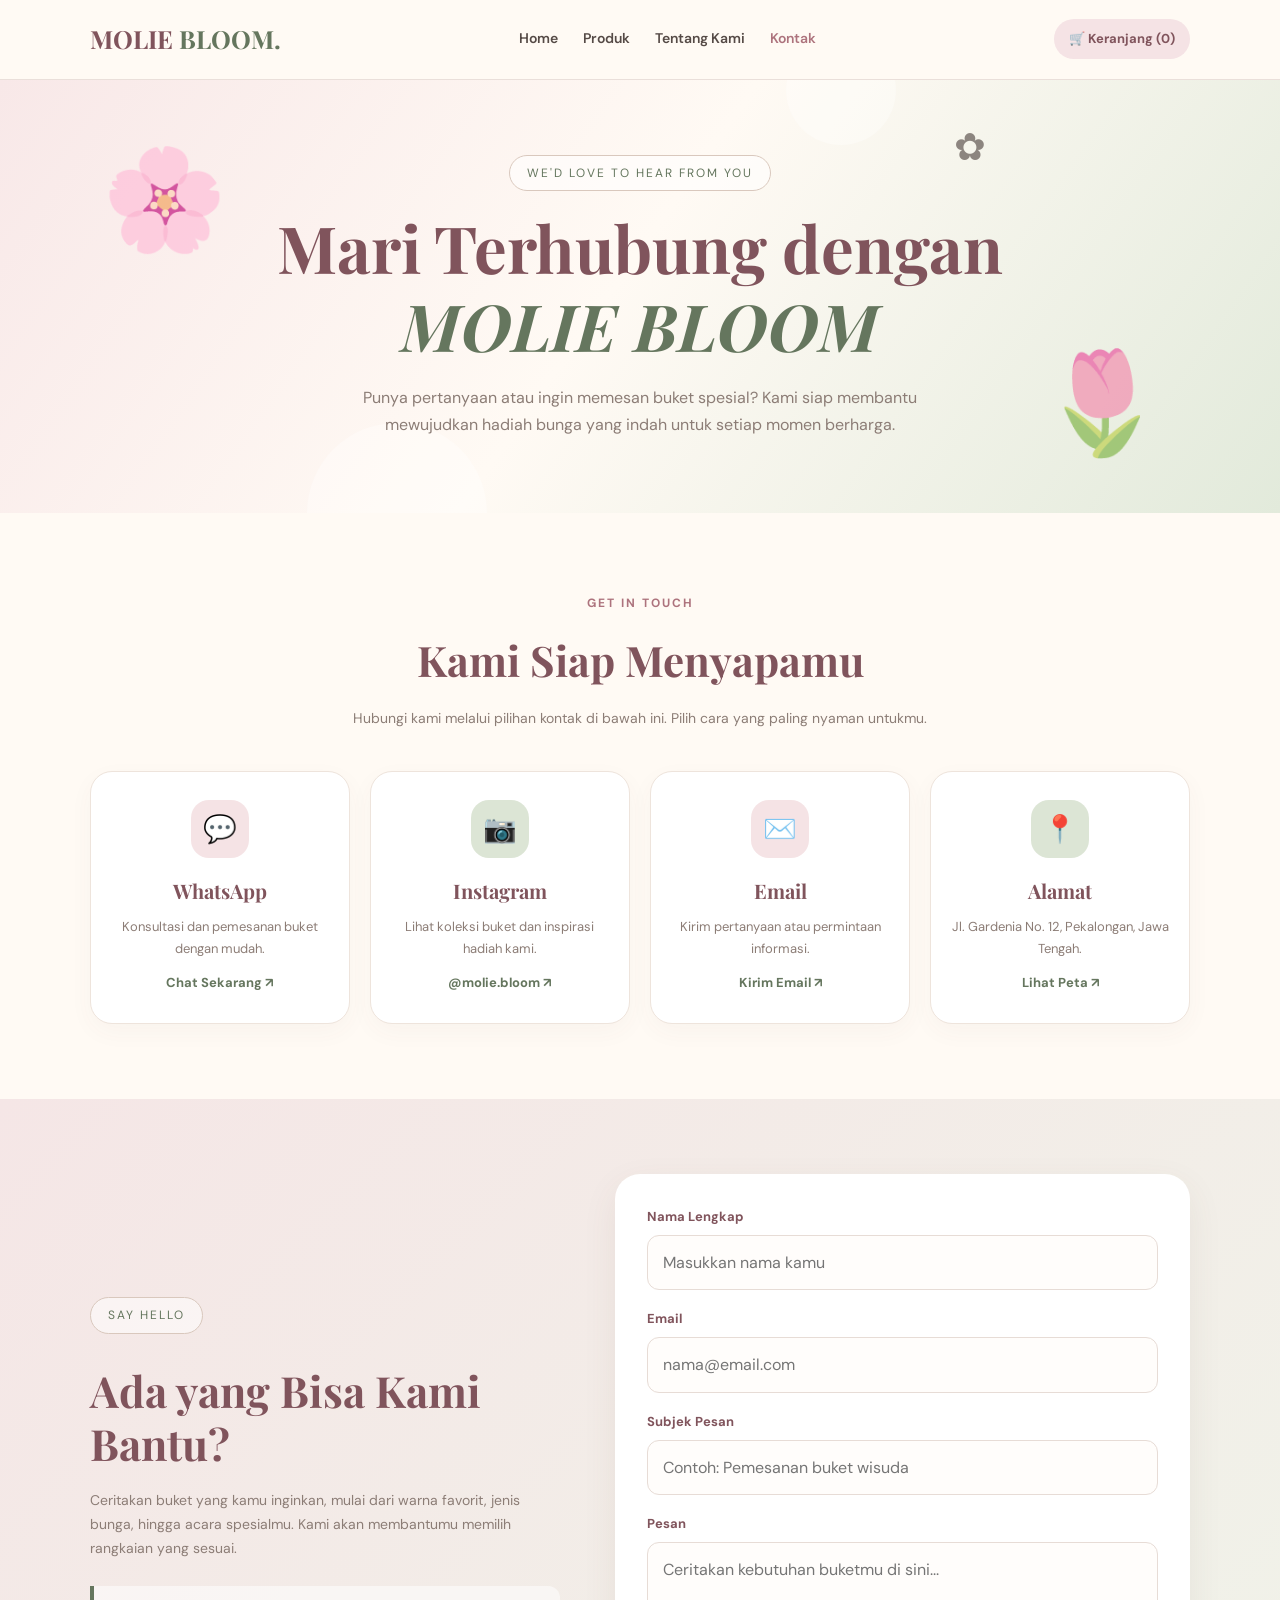
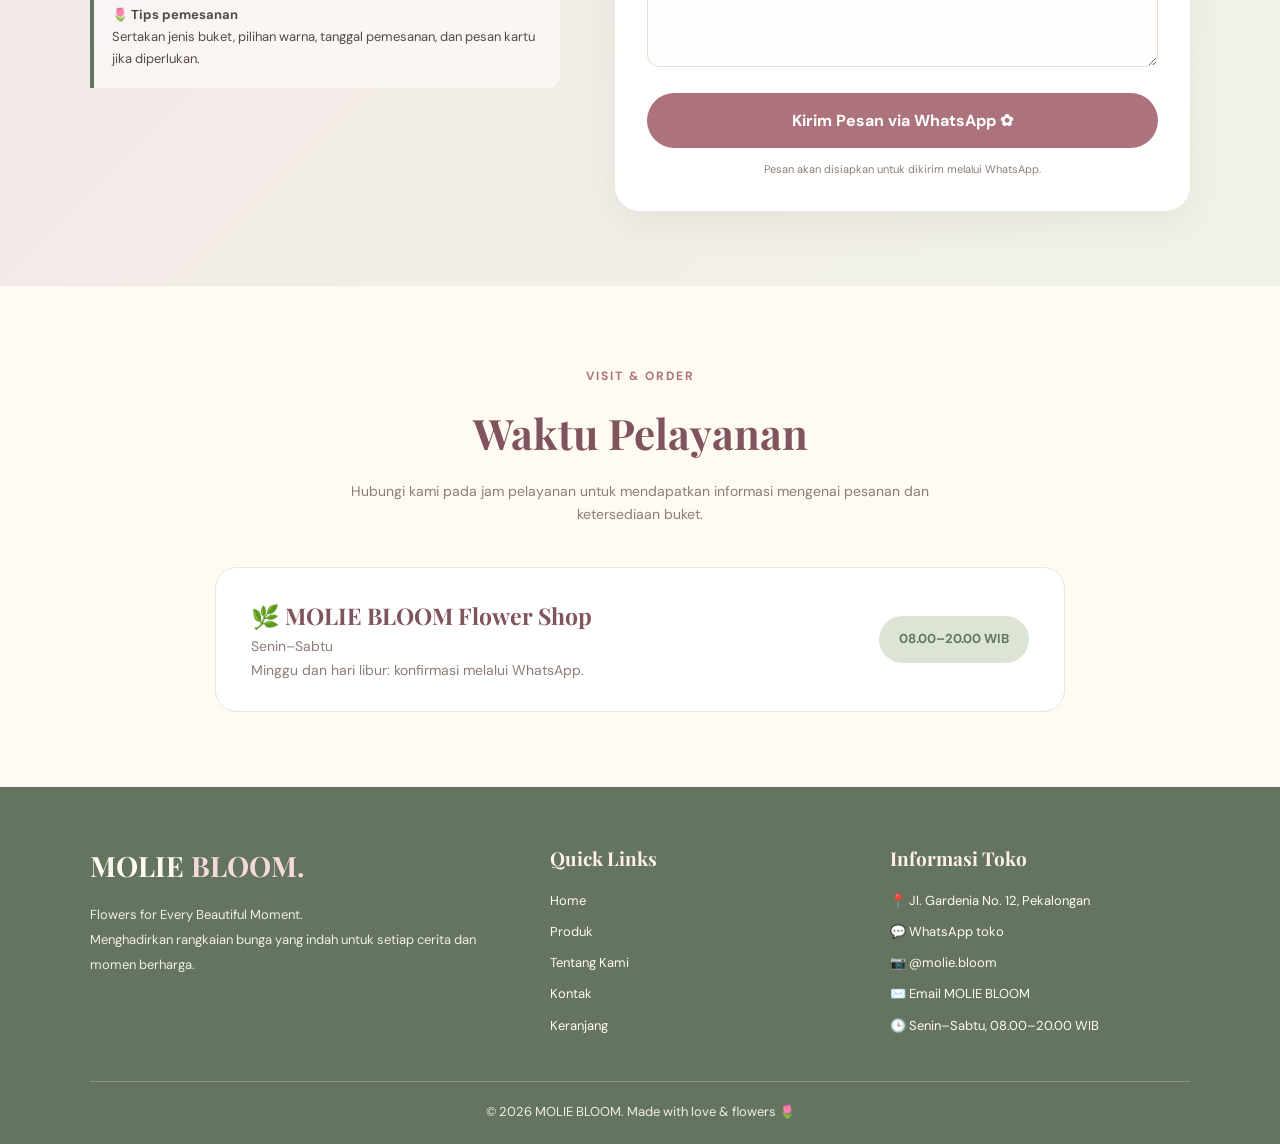
<file: kontak.html>
<!DOCTYPE html>
<html lang="id">
<head>
    <meta charset="UTF-8">
    <meta name="viewport" content="width=device-width, initial-scale=1.0">
    <link rel="icon" type="image/png" href="Molie Bloom Floral Logo.png">
    <title>Kontak | MOLIE BLOOM</title>

    <link rel="preconnect" href="https://fonts.googleapis.com">
    <link rel="preconnect" href="https://fonts.gstatic.com" crossorigin>
    <link href="https://fonts.googleapis.com/css2?family=DM+Sans:wght@400;500;600;700&family=Playfair+Display:wght@400;500;600;700&display=swap" rel="stylesheet">

    <style>
        :root {
            --cream: #fffaf4;
            --pink: #f5e3e5;
            --pink-dark: #ad737d;
            --pink-deep: #80545c;
            --green: #dce5d5;
            --green-dark: #65765e;
            --text: #554a46;
            --muted: #8c7d76;
            --white: #ffffff;
        }

        * {
            margin: 0;
            padding: 0;
            box-sizing: border-box;
        }

        html {
            scroll-behavior: smooth;
        }

        body {
            font-family: "DM Sans", sans-serif;
            background: var(--cream);
            color: var(--text);
            line-height: 1.7;
        }

        a {
            text-decoration: none;
            color: inherit;
        }

        button, input, textarea {
            font: inherit;
        }

        /* NAVBAR */
        .navbar {
            position: sticky;
            top: 0;
            z-index: 100;
            display: flex;
            align-items: center;
            justify-content: space-between;
            gap: 24px;
            padding: 18px 7%;
            background: rgba(255, 250, 244, 0.94);
            backdrop-filter: blur(12px);
            border-bottom: 1px solid #eadfda;
        }

        .logo {
            font-family: "Playfair Display", serif;
            font-size: 25px;
            font-weight: 700;
            color: var(--pink-deep);
            white-space: nowrap;
        }

        .logo span {
            color: var(--green-dark);
        }

        .nav-links {
            display: flex;
            align-items: center;
            flex-wrap: wrap;
            gap: 25px;
        }

        .nav-links a {
            font-size: 14px;
            font-weight: 600;
            transition: color 0.3s;
        }

        .nav-links a:hover,
        .nav-links a.active {
            color: var(--pink-dark);
        }

        .cart-link {
            background: var(--pink);
            color: var(--pink-deep);
            padding: 9px 15px;
            border-radius: 25px;
            font-size: 13px;
            font-weight: 700;
            white-space: nowrap;
        }

        /* JUMBOTRON */
        .contact-hero {
            position: relative;
            overflow: hidden;
            min-height: 360px;
            padding: 75px 7%;
            display: flex;
            align-items: center;
            justify-content: center;
            text-align: center;
            background: linear-gradient(
                125deg,
                #f8e8e8 0%,
                #fffaf4 48%,
                #e2eadb 100%
            );
        }

        .hero-content {
            position: relative;
            z-index: 2;
            max-width: 750px;
            animation: fadeUp 1s ease both;
        }

        .eyebrow {
            display: inline-block;
            padding: 7px 17px;
            margin-bottom: 17px;
            border: 1px solid #d9c8bd;
            border-radius: 30px;
            color: var(--green-dark);
            background: rgba(255,255,255,0.55);
            font-size: 12px;
            letter-spacing: 2px;
            text-transform: uppercase;
        }

        .contact-hero h1 {
            font-family: "Playfair Display", serif;
            font-size: clamp(38px, 6vw, 65px);
            line-height: 1.2;
            color: var(--pink-deep);
            margin-bottom: 20px;
        }

        .contact-hero h1 span {
            color: var(--green-dark);
            font-style: italic;
        }

        .contact-hero p {
            max-width: 570px;
            margin: auto;
            color: var(--muted);
            font-size: 16px;
        }

        .hero-flower {
            position: absolute;
            font-size: clamp(55px, 9vw, 100px);
            opacity: 0.65;
            animation: floatFlower 5s ease-in-out infinite;
            pointer-events: none;
        }

        .flower-one {
            top: 35px;
            left: 8%;
        }

        .flower-two {
            right: 9%;
            bottom: 25px;
            animation-delay: 1.5s;
        }

        .flower-three {
            top: 35px;
            right: 23%;
            font-size: 38px;
            animation-delay: 0.8s;
        }

        .hero-circle {
            position: absolute;
            border-radius: 50%;
            background: rgba(255,255,255,0.32);
            animation: pulse 5s ease-in-out infinite;
        }

        .circle-one {
            width: 180px;
            height: 180px;
            bottom: -90px;
            left: 24%;
        }

        .circle-two {
            width: 110px;
            height: 110px;
            top: -45px;
            right: 30%;
        }

        /* GENERAL SECTIONS */
        .section {
            padding: 75px 7%;
        }

        .section-heading {
            text-align: center;
            max-width: 650px;
            margin: 0 auto 40px;
        }

        .section-heading .small-title {
            color: var(--pink-dark);
            text-transform: uppercase;
            font-size: 12px;
            letter-spacing: 2px;
            font-weight: 700;
        }

        .section-heading h2 {
            font-family: "Playfair Display", serif;
            font-size: clamp(29px, 4vw, 42px);
            color: var(--pink-deep);
            margin: 10px 0;
        }

        .section-heading p {
            color: var(--muted);
            font-size: 14px;
        }

        /* CONTACT CARDS */
        .contact-grid {
            display: grid;
            grid-template-columns: repeat(4, minmax(0, 1fr));
            gap: 20px;
            max-width: 1200px;
            margin: auto;
        }

        .contact-card {
            background: var(--white);
            border: 1px solid #eee4dc;
            border-radius: 22px;
            padding: 28px 18px;
            text-align: center;
            box-shadow: 0 8px 25px rgba(100, 75, 65, 0.04);
            transition: transform 0.3s, box-shadow 0.3s;
        }

        .contact-card:hover {
            transform: translateY(-8px);
            box-shadow: 0 15px 32px rgba(100, 75, 65, 0.10);
        }

        .contact-icon {
            width: 58px;
            height: 58px;
            display: grid;
            place-items: center;
            margin: 0 auto 16px;
            background: var(--pink);
            border-radius: 18px;
            font-size: 27px;
        }

        .contact-card:nth-child(even) .contact-icon {
            background: var(--green);
        }

        .contact-card h3 {
            font-family: "Playfair Display", serif;
            font-size: 20px;
            color: var(--pink-deep);
            margin-bottom: 8px;
        }

        .contact-card p {
            color: var(--muted);
            font-size: 13px;
            overflow-wrap: anywhere;
        }

        .contact-card a {
            display: inline-block;
            margin-top: 12px;
            color: var(--green-dark);
            font-size: 13px;
            font-weight: 700;
        }

        .contact-card a:hover {
            color: var(--pink-dark);
        }

        /* FORM SECTION */
        .message-section {
            background: linear-gradient(135deg, #f5e6e6, #f0f3e9);
        }

        .message-layout {
            display: grid;
            grid-template-columns: 0.9fr 1.1fr;
            align-items: center;
            gap: 55px;
            max-width: 1100px;
            margin: auto;
        }

        .message-info h2 {
            font-family: "Playfair Display", serif;
            font-size: clamp(30px, 4vw, 43px);
            line-height: 1.25;
            color: var(--pink-deep);
            margin: 13px 0 18px;
        }

        .message-info p {
            color: var(--muted);
            font-size: 14px;
        }

        .message-note {
            margin-top: 25px;
            padding: 18px;
            border-left: 4px solid var(--green-dark);
            background: rgba(255,255,255,0.55);
            border-radius: 0 12px 12px 0;
            font-size: 13px;
            color: var(--text);
        }

        .contact-form {
            padding: 32px;
            background: var(--white);
            border-radius: 25px;
            box-shadow: 0 12px 35px rgba(100, 75, 65, 0.08);
        }

        .form-group {
            margin-bottom: 18px;
        }

        .form-group label {
            display: block;
            font-size: 13px;
            font-weight: 700;
            margin-bottom: 7px;
            color: var(--pink-deep);
        }

        .form-group input,
        .form-group textarea {
            width: 100%;
            border: 1px solid #e7dcd6;
            border-radius: 12px;
            padding: 13px 15px;
            background: #fffdfb;
            color: var(--text);
            outline: none;
            transition: border-color 0.3s, box-shadow 0.3s;
        }

        .form-group input:focus,
        .form-group textarea:focus {
            border-color: var(--pink-dark);
            box-shadow: 0 0 0 3px rgba(173, 115, 125, 0.12);
        }

        .form-group textarea {
            min-height: 125px;
            resize: vertical;
        }

        .submit-button {
            width: 100%;
            border: none;
            border-radius: 30px;
            padding: 14px 20px;
            background: var(--pink-dark);
            color: white;
            font-weight: 700;
            cursor: pointer;
            transition: background 0.3s, transform 0.3s;
        }

        .submit-button:hover {
            background: var(--pink-deep);
            transform: translateY(-2px);
        }

        .form-help {
            margin-top: 12px;
            font-size: 11px;
            text-align: center;
            color: var(--muted);
        }

        /* OPENING HOURS */
        .hours-box {
            max-width: 850px;
            margin: auto;
            display: flex;
            align-items: center;
            justify-content: space-between;
            gap: 25px;
            padding: 28px 35px;
            border-radius: 22px;
            background: var(--white);
            border: 1px solid #eee4dc;
        }

        .hours-box h3 {
            font-family: "Playfair Display", serif;
            color: var(--pink-deep);
            font-size: 23px;
        }

        .hours-box p {
            font-size: 14px;
            color: var(--muted);
        }

        .hours-time {
            padding: 12px 20px;
            border-radius: 30px;
            background: var(--green);
            color: var(--green-dark);
            font-size: 13px;
            font-weight: 700;
            white-space: nowrap;
        }

        /* FOOTER */
        .footer {
            padding: 55px 7% 20px;
            background: #65745e;
            color: #fffaf4;
        }

        .footer-grid {
            display: grid;
            grid-template-columns: 1.4fr 1fr 1fr;
            gap: 40px;
            max-width: 1200px;
            margin: auto;
        }

        .footer-logo {
            font-family: "Playfair Display", serif;
            font-size: 28px;
            font-weight: 700;
            margin-bottom: 14px;
        }

        .footer-logo span {
            color: #f4dadd;
        }

        .footer p {
            font-size: 13px;
            line-height: 1.9;
            color: #f0eee5;
        }

        .footer h3 {
            font-family: "Playfair Display", serif;
            font-size: 19px;
            margin-bottom: 16px;
            color: #fff1e9;
        }

        .footer-links {
            list-style: none;
        }

        .footer-links li {
            margin-bottom: 9px;
            font-size: 13px;
        }

        .footer a:hover {
            color: #f5d8dc;
        }

        .footer-bottom {
            max-width: 1200px;
            margin: 35px auto 0;
            padding-top: 18px;
            border-top: 1px solid rgba(255,255,255,0.22);
            text-align: center;
            font-size: 12px;
            color: #f0eee5;
        }

        /* ANIMATIONS */
        @keyframes fadeUp {
            from {
                opacity: 0;
                transform: translateY(25px);
            }
            to {
                opacity: 1;
                transform: translateY(0);
            }
        }

        @keyframes floatFlower {
            0%, 100% {
                transform: translateY(0) rotate(-7deg);
            }
            50% {
                transform: translateY(-18px) rotate(8deg);
            }
        }

        @keyframes pulse {
            0%, 100% {
                transform: scale(1);
                opacity: 0.5;
            }
            50% {
                transform: scale(1.15);
                opacity: 0.9;
            }
        }

        /* RESPONSIVE */
        @media (max-width: 950px) {
            .navbar {
                flex-wrap: wrap;
                justify-content: center;
            }

            .contact-grid {
                grid-template-columns: repeat(2, minmax(0, 1fr));
            }

            .message-layout {
                grid-template-columns: 1fr;
                gap: 30px;
            }

            .footer-grid {
                grid-template-columns: repeat(2, minmax(0, 1fr));
            }

            .footer-about {
                grid-column: 1 / -1;
            }
        }

        @media (max-width: 600px) {
            .navbar {
                padding: 15px 5%;
                gap: 15px;
            }

            .logo {
                font-size: 23px;
            }

            .nav-links {
                justify-content: center;
                gap: 13px;
            }

            .nav-links a {
                font-size: 12px;
            }

            .contact-hero {
                min-height: 330px;
                padding: 65px 6%;
            }

            .flower-one {
                left: 2%;
            }

            .flower-two {
                right: 2%;
            }

            .flower-three {
                right: 10%;
            }

            .section {
                padding: 55px 6%;
            }

            .contact-grid {
                gap: 12px;
            }

            .contact-card {
                padding: 22px 12px;
            }

            .contact-card h3 {
                font-size: 17px;
            }

            .contact-card p,
            .contact-card a {
                font-size: 12px;
            }

            .contact-form {
                padding: 23px 18px;
            }

            .hours-box {
                align-items: flex-start;
                flex-direction: column;
                padding: 25px;
            }

            .hours-time {
                white-space: normal;
            }

            .footer-grid {
                grid-template-columns: 1fr;
                gap: 28px;
            }

            .footer-about {
                grid-column: auto;
            }
        }

        @media (prefers-reduced-motion: reduce) {
            *, *::before, *::after {
                animation-duration: 0.01ms !important;
                animation-iteration-count: 1 !important;
                scroll-behavior: auto !important;
                transition-duration: 0.01ms !important;
            }
        }
    </style>
</head>

<body>

    <!-- NAVBAR -->
    <header class="navbar">
        <a href="index.html" class="logo">MOLIE <span>BLOOM.</span></a>

        <nav class="nav-links" aria-label="Navigasi utama">
            <a href="index.html">Home</a>
            <a href="produk.html">Produk</a>
            <a href="tentang.html">Tentang Kami</a>
            <a href="kontak.html" class="active">Kontak</a>
        </nav>

        <a href="keranjang.html" class="cart-link">
            🛒 Keranjang (<span id="cartCount">0</span>)
        </a>
    </header>

    <main>
        <!-- JUMBOTRON -->
        <section class="contact-hero">
            <div class="hero-circle circle-one"></div>
            <div class="hero-circle circle-two"></div>
            <span class="hero-flower flower-one" aria-hidden="true">🌸</span>
            <span class="hero-flower flower-two" aria-hidden="true">🌷</span>
            <span class="hero-flower flower-three" aria-hidden="true">✿</span>

            <div class="hero-content">
                <span class="eyebrow">We'd Love to Hear From You</span>
                <h1>Mari Terhubung dengan <span>MOLIE BLOOM</span></h1>
                <p>
                    Punya pertanyaan atau ingin memesan buket spesial?
                    Kami siap membantu mewujudkan hadiah bunga yang
                    indah untuk setiap momen berharga.
                </p>
            </div>
        </section>

        <!-- CONTACT INFORMATION -->
        <section class="section">
            <div class="section-heading">
                <span class="small-title">Get in Touch</span>
                <h2>Kami Siap Menyapamu</h2>
                <p>
                    Hubungi kami melalui pilihan kontak di bawah ini.
                    Pilih cara yang paling nyaman untukmu.
                </p>
            </div>

            <div class="contact-grid">
                <article class="contact-card">
                    <div class="contact-icon">💬</div>
                    <h3>WhatsApp</h3>
                    <p>Konsultasi dan pemesanan buket dengan mudah.</p>
                    <!-- Ganti nomor contoh dengan nomor WhatsApp toko -->
                    <a href="https://wa.me/6281234567890" target="_blank" rel="noopener">
                        Chat Sekarang ↗
                    </a>
                </article>

                <article class="contact-card">
                    <div class="contact-icon">📷</div>
                    <h3>Instagram</h3>
                    <p>Lihat koleksi buket dan inspirasi hadiah kami.</p>
                    <!-- Ganti username contoh dengan akun Instagram toko -->
                    <a href="https://instagram.com/molie.bloom" target="_blank" rel="noopener">
                        @molie.bloom ↗
                    </a>
                </article>

                <article class="contact-card">
                    <div class="contact-icon">✉️</div>
                    <h3>Email</h3>
                    <p>Kirim pertanyaan atau permintaan informasi.</p>
                    <!-- Ganti email contoh dengan email toko -->
                    <a href="mailto:moliebloom@example.com">
                        Kirim Email ↗
                    </a>
                </article>

                <article class="contact-card">
                    <div class="contact-icon">📍</div>
                    <h3>Alamat</h3>
                    <p>Jl. Gardenia No. 12, Pekalongan, Jawa Tengah.</p>
                    <a href="https://www.google.com/maps/search/?api=1&query=Pekalongan+Jawa+Tengah"
                       target="_blank" rel="noopener">
                        Lihat Peta ↗
                    </a>
                </article>
            </div>
        </section>

        <!-- MESSAGE FORM -->
        <section class="section message-section">
            <div class="message-layout">
                <div class="message-info">
                    <span class="eyebrow">Say Hello</span>
                    <h2>Ada yang Bisa Kami Bantu?</h2>
                    <p>
                        Ceritakan buket yang kamu inginkan, mulai dari
                        warna favorit, jenis bunga, hingga acara spesialmu.
                        Kami akan membantumu memilih rangkaian yang sesuai.
                    </p>

                    <div class="message-note">
                        🌷 <strong>Tips pemesanan</strong><br>
                        Sertakan jenis buket, pilihan warna, tanggal
                        pemesanan, dan pesan kartu jika diperlukan.
                    </div>
                </div>

                <form class="contact-form" id="contactForm">
                    <div class="form-group">
                        <label for="nama">Nama Lengkap</label>
                        <input
                            type="text"
                            id="nama"
                            name="nama"
                            placeholder="Masukkan nama kamu"
                            required
                        >
                    </div>

                    <div class="form-group">
                        <label for="email">Email</label>
                        <input
                            type="email"
                            id="email"
                            name="email"
                            placeholder="nama@email.com"
                            required
                        >
                    </div>

                    <div class="form-group">
                        <label for="subjek">Subjek Pesan</label>
                        <input
                            type="text"
                            id="subjek"
                            name="subjek"
                            placeholder="Contoh: Pemesanan buket wisuda"
                            required
                        >
                    </div>

                    <div class="form-group">
                        <label for="pesan">Pesan</label>
                        <textarea
                            id="pesan"
                            name="pesan"
                            placeholder="Ceritakan kebutuhan buketmu di sini..."
                            required
                        ></textarea>
                    </div>

                    <button type="submit" class="submit-button">
                        Kirim Pesan via WhatsApp ✿
                    </button>

                    <p class="form-help">
                        Pesan akan disiapkan untuk dikirim melalui WhatsApp.
                    </p>
                </form>
            </div>
        </section>

        <!-- OPENING HOURS -->
        <section class="section">
            <div class="section-heading">
                <span class="small-title">Visit & Order</span>
                <h2>Waktu Pelayanan</h2>
                <p>
                    Hubungi kami pada jam pelayanan untuk mendapatkan
                    informasi mengenai pesanan dan ketersediaan buket.
                </p>
            </div>

            <div class="hours-box">
                <div>
                    <h3>🌿 MOLIE BLOOM Flower Shop</h3>
                    <p>Senin–Sabtu</p>
                    <p>Minggu dan hari libur: konfirmasi melalui WhatsApp.</p>
                </div>

                <div class="hours-time">
                    08.00–20.00 WIB
                </div>
            </div>
        </section>
    </main>

    <!-- FOOTER -->
    <footer class="footer">
        <div class="footer-grid">
            <div class="footer-about">
                <div class="footer-logo">MOLIE <span>BLOOM.</span></div>
                <p>
                    Flowers for Every Beautiful Moment.<br>
                    Menghadirkan rangkaian bunga yang indah untuk
                    setiap cerita dan momen berharga.
                </p>
            </div>

            <div>
                <h3>Quick Links</h3>
                <ul class="footer-links">
                    <li><a href="index.html">Home</a></li>
                    <li><a href="produk.html">Produk</a></li>
                    <li><a href="tentang.html">Tentang Kami</a></li>
                    <li><a href="kontak.html">Kontak</a></li>
                    <li><a href="keranjang.html">Keranjang</a></li>
                </ul>
            </div>

            <div>
                <h3>Informasi Toko</h3>
                <ul class="footer-links">
                    <li>📍 Jl. Gardenia No. 12, Pekalongan</li>
                    <li>
                        💬 <a href="https://wa.me/6281234567890"
                              target="_blank" rel="noopener">
                            WhatsApp toko
                        </a>
                    </li>
                    <li>
                        📷 <a href="https://instagram.com/molie.bloom"
                              target="_blank" rel="noopener">
                            @molie.bloom
                        </a>
                    </li>
                    <li>
                        ✉️ <a href="mailto:moliebloom@example.com">
                            Email MOLIE BLOOM
                        </a>
                    </li>
                    <li>🕒 Senin–Sabtu, 08.00–20.00 WIB</li>
                </ul>
            </div>
        </div>

        <div class="footer-bottom">
            <p>© <span id="currentYear"></span> MOLIE BLOOM. Made with love & flowers 🌷</p>
        </div>
    </footer>

    <script>
        // Memperbarui jumlah barang di keranjang
        function updateCartCount() {
            const cartCount = document.getElementById("cartCount");

            try {
                const cart = JSON.parse(
                    localStorage.getItem("molieBloomCart")
                ) || [];

                const totalItems = Array.isArray(cart)
                    ? cart.reduce((total, item) => {
                        return total + (Number(item.quantity) || 0);
                    }, 0)
                    : Object.values(cart).reduce((total, item) => {
                        return total + (Number(item.quantity) || 0);
                    }, 0);

                cartCount.textContent = totalItems;
            } catch (error) {
                cartCount.textContent = "0";
            }
        }

        // Membuka WhatsApp dengan isi pesan dari formulir
        document.getElementById("contactForm").addEventListener("submit", function(event) {
            event.preventDefault();

            const nama = document.getElementById("nama").value.trim();
            const email = document.getElementById("email").value.trim();
            const subjek = document.getElementById("subjek").value.trim();
            const pesan = document.getElementById("pesan").value.trim();

            if (!nama || !email || !subjek || !pesan) {
                alert("Silakan lengkapi semua kolom terlebih dahulu.");
                return;
            }

            // Ganti dengan nomor WhatsApp toko, gunakan kode negara tanpa tanda +
            const nomorWhatsApp = "6281234567890";

            const isiPesan =
                "Halo MOLIE BLOOM! 🌷\n\n" +
                "Nama: " + nama + "\n" +
                "Email: " + email + "\n" +
                "Subjek: " + subjek + "\n" +
                "Pesan: " + pesan;

            const urlWhatsApp =
                "https://wa.me/" + nomorWhatsApp +
                "?text=" + encodeURIComponent(isiPesan);

            window.open(urlWhatsApp, "_blank", "noopener");
        });

        // Tahun footer otomatis
        document.getElementById("currentYear").textContent =
            new Date().getFullYear();

        updateCartCount();
    </script>

</body>
</html>
</file>
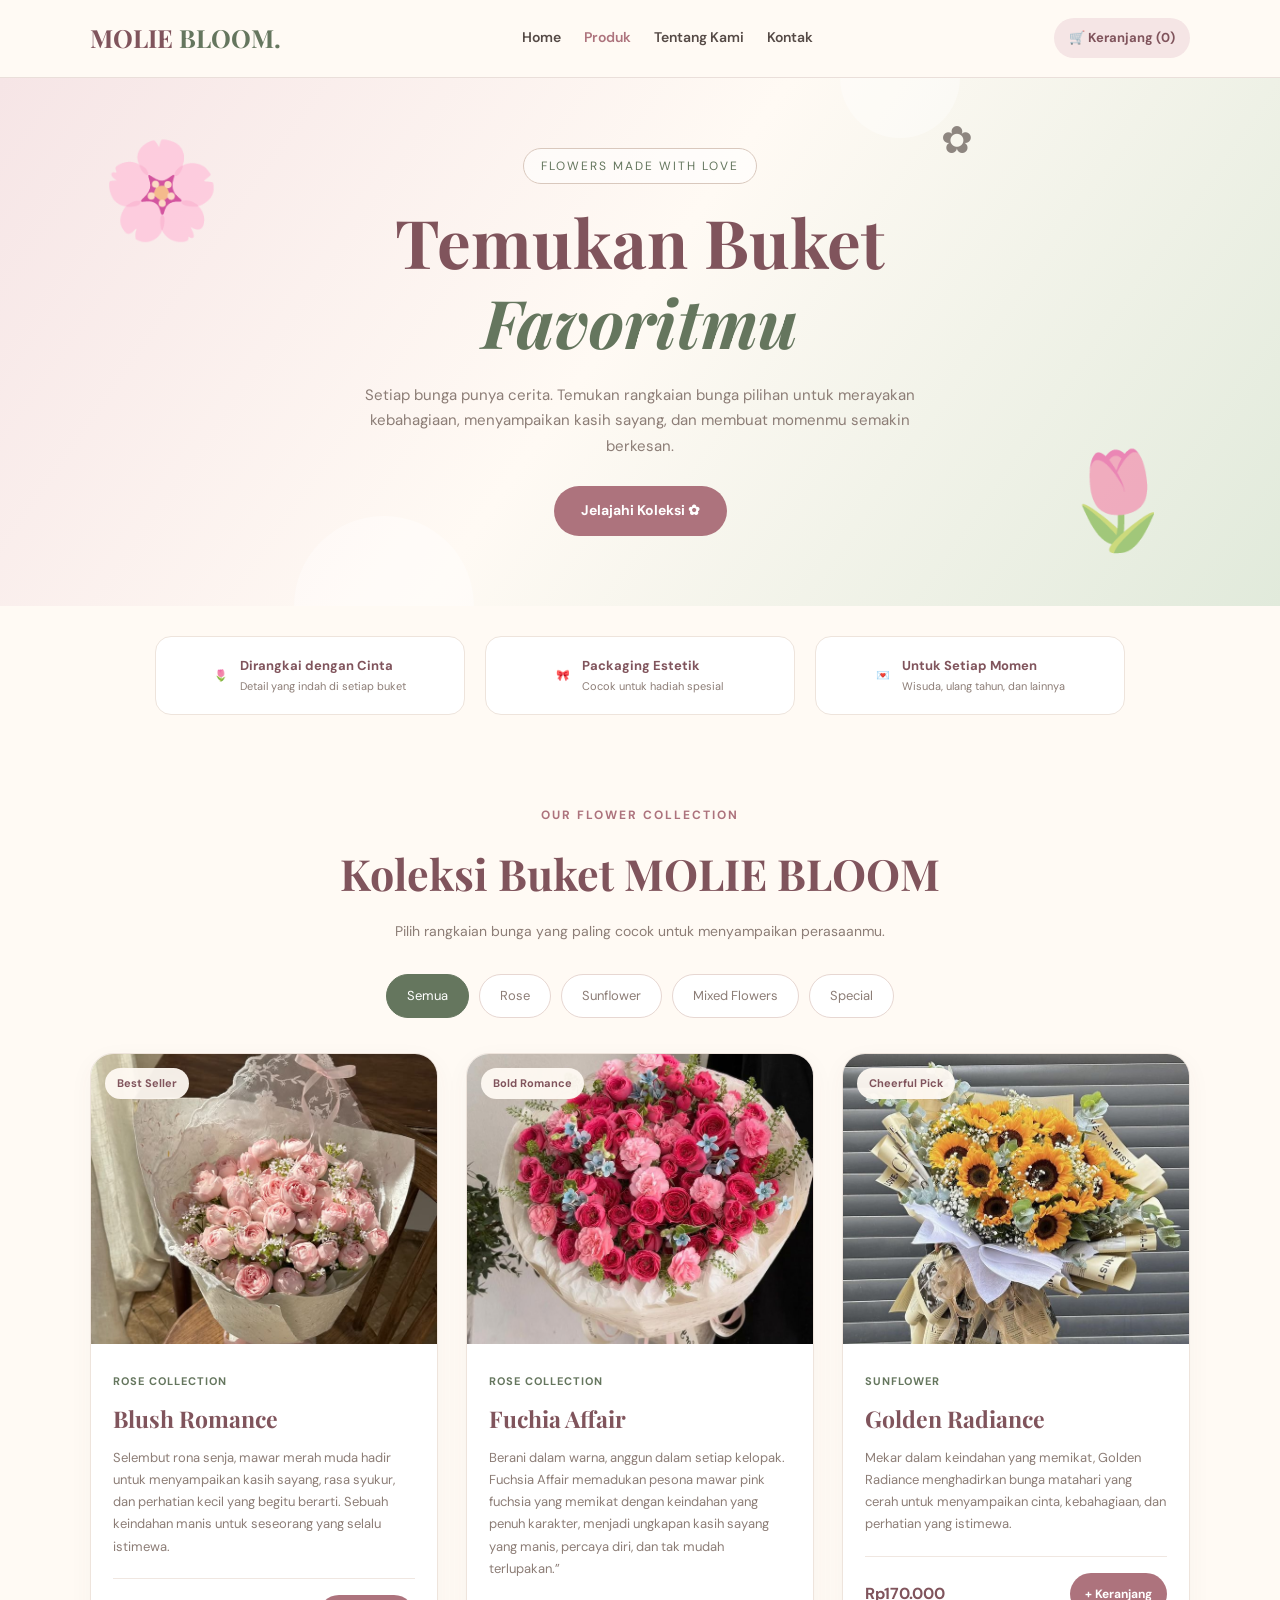
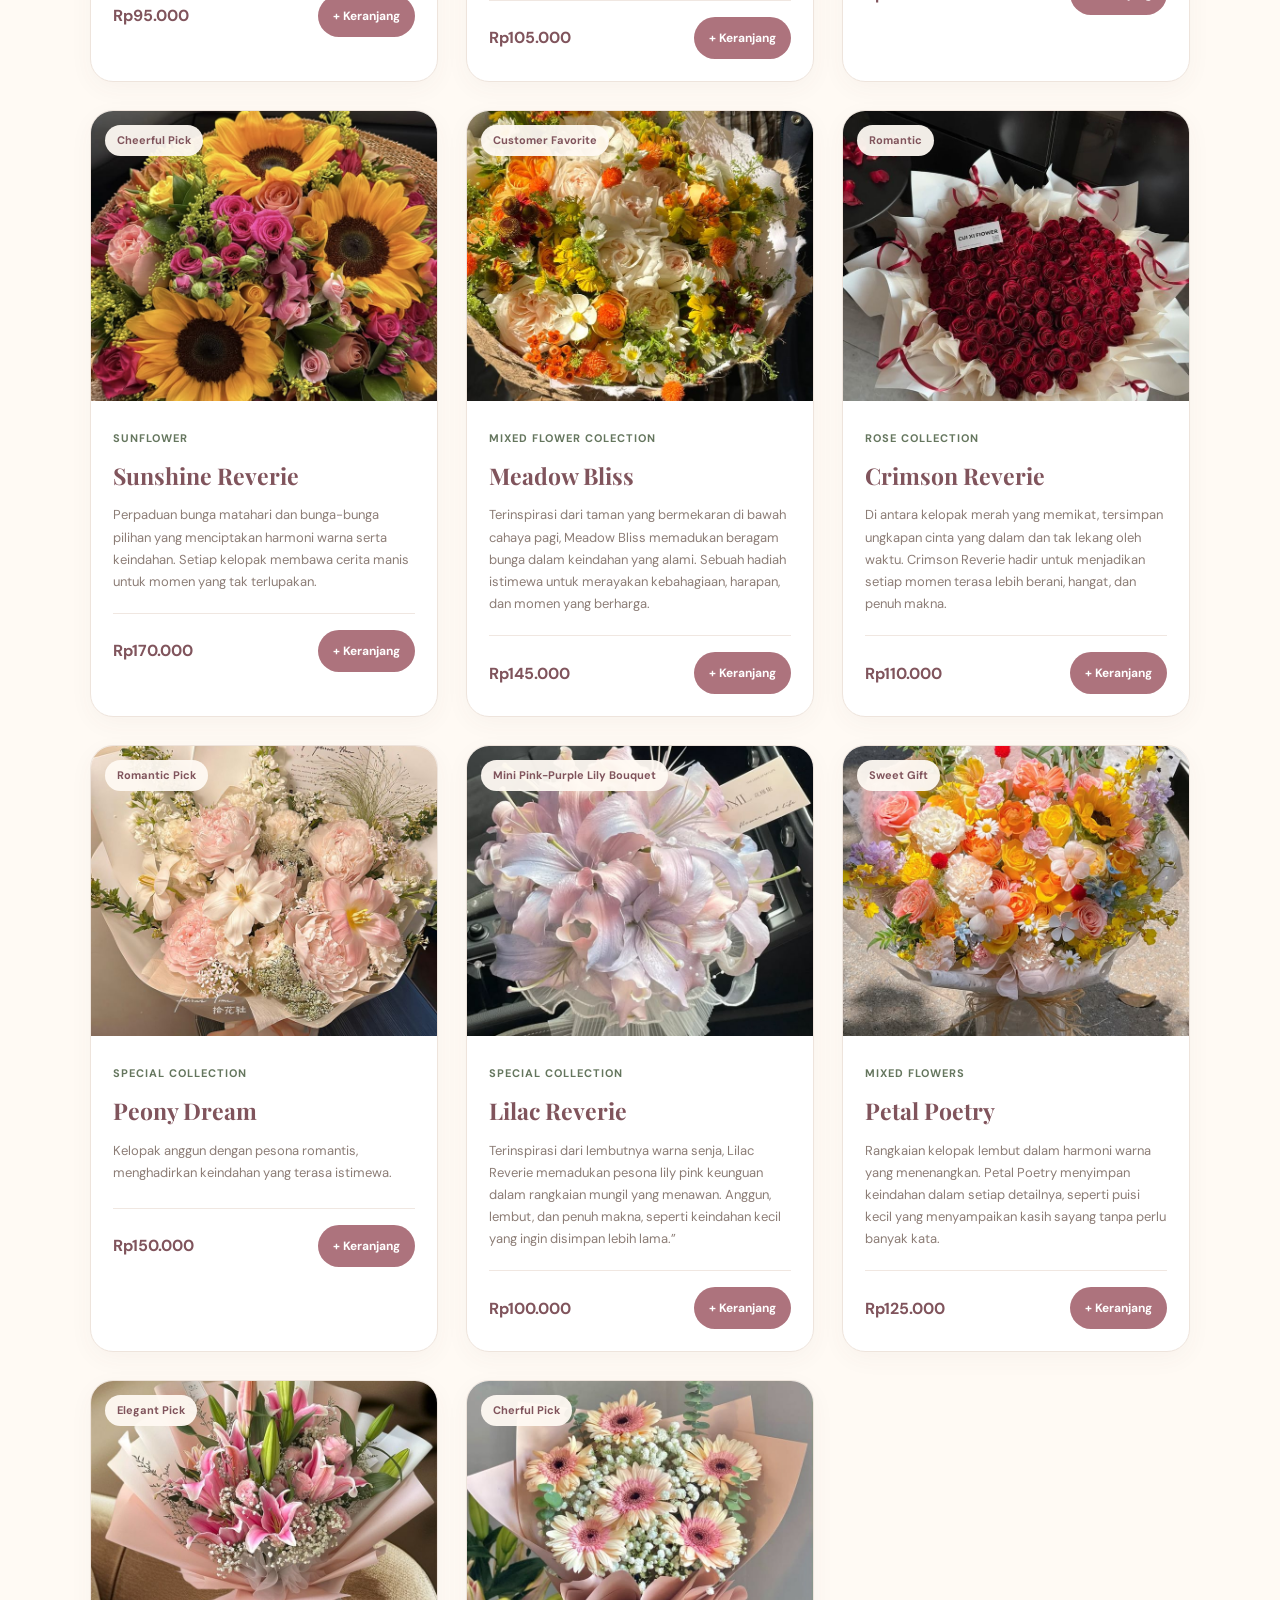
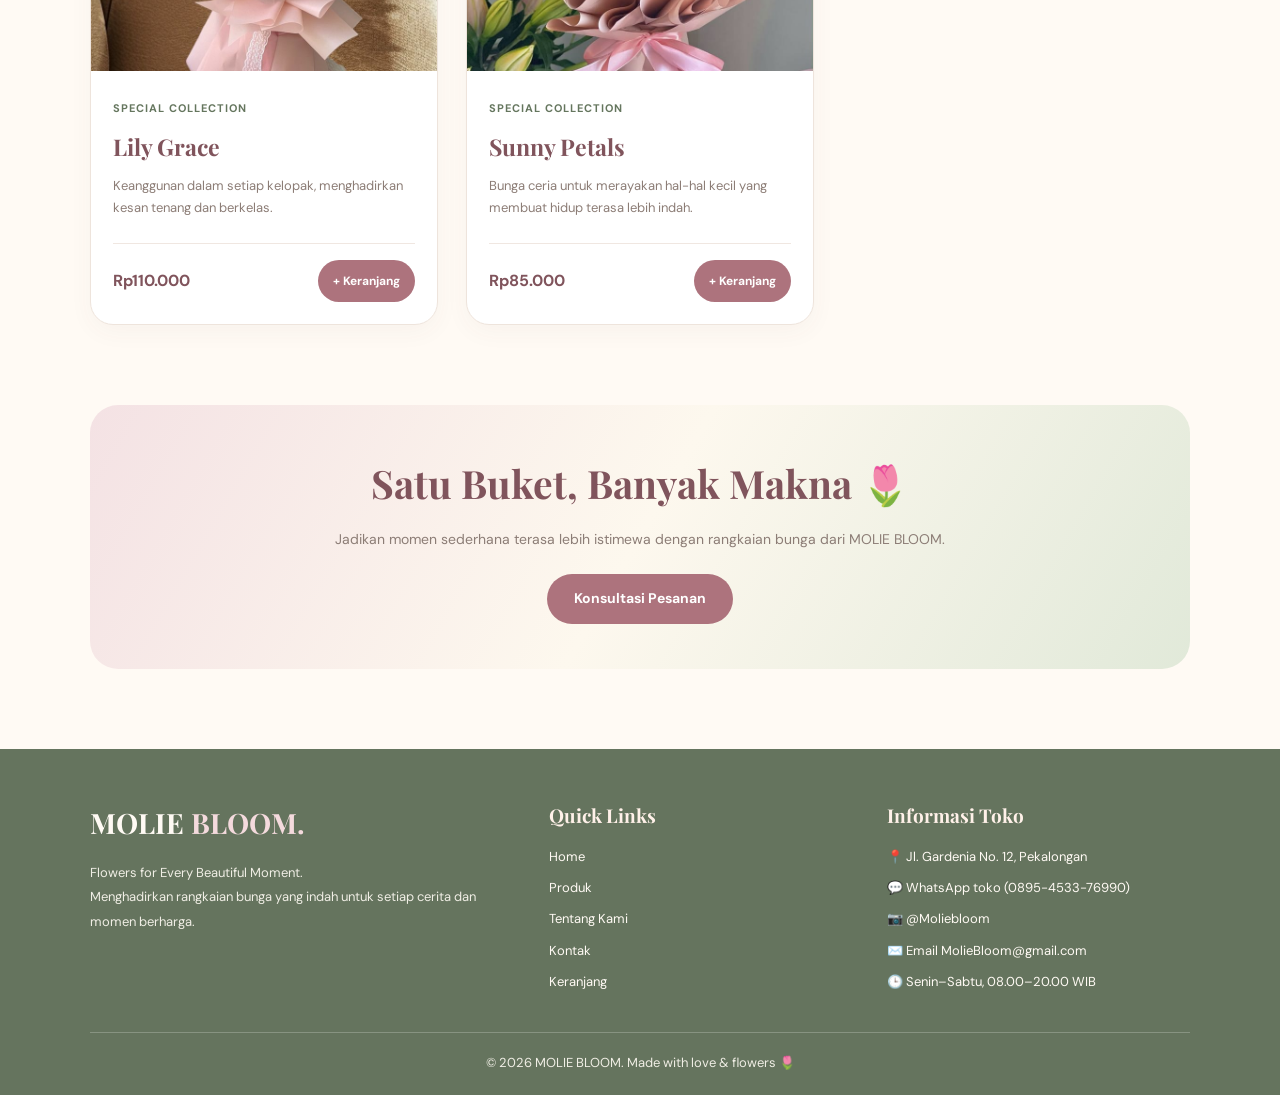
<file: produk.html>
<!DOCTYPE html>
<html lang="id">
<head>
    <meta charset="UTF-8">
    <meta name="viewport" content="width=device-width, initial-scale=1.0">
    <link rel="icon" type="image/png" href="Molie Bloom Floral Logo.png">
    <title>Produk | MOLIE BLOOM</title>

    <link rel="preconnect" href="https://fonts.googleapis.com">
    <link rel="preconnect" href="https://fonts.gstatic.com" crossorigin>
    <link href="https://fonts.googleapis.com/css2?family=DM+Sans:wght@400;500;600;700&family=Playfair+Display:wght@400;500;600;700&display=swap" rel="stylesheet">

    <style>
        :root {
            --cream: #fffaf4;
            --pink: #f5e5e5;
            --pink-dark: #ad737d;
            --pink-deep: #80545c;
            --green: #e2eadb;
            --green-dark: #65765e;
            --text: #554a46;
            --muted: #8c7d76;
            --white: #ffffff;
        }

        * {
            margin: 0;
            padding: 0;
            box-sizing: border-box;
        }

        html {
            scroll-behavior: smooth;
        }

        body {
            font-family: "DM Sans", sans-serif;
            background: var(--cream);
            color: var(--text);
            line-height: 1.7;
        }

        a {
            text-decoration: none;
            color: inherit;
        }

        button {
            font: inherit;
        }

        /* NAVBAR */
        .navbar {
            position: sticky;
            top: 0;
            z-index: 100;
            display: flex;
            align-items: center;
            justify-content: space-between;
            gap: 22px;
            padding: 17px 7%;
            background: rgba(255, 250, 244, 0.95);
            backdrop-filter: blur(12px);
            border-bottom: 1px solid #eadfda;
        }

        .logo {
            font-family: "Playfair Display", serif;
            font-size: 25px;
            font-weight: 700;
            color: var(--pink-deep);
            white-space: nowrap;
        }

        .logo span {
            color: var(--green-dark);
        }

        .nav-links {
            display: flex;
            align-items: center;
            justify-content: center;
            flex-wrap: wrap;
            gap: 23px;
        }

        .nav-links a {
            font-size: 14px;
            font-weight: 600;
            transition: color 0.3s;
        }

        .nav-links a:hover,
        .nav-links a.active {
            color: var(--pink-dark);
        }

        .cart-link {
            background: var(--pink);
            color: var(--pink-deep);
            padding: 9px 15px;
            border-radius: 30px;
            font-size: 13px;
            font-weight: 700;
            white-space: nowrap;
        }

        /* JUMBOTRON */
        .product-hero {
            min-height: 390px;
            position: relative;
            overflow: hidden;
            display: flex;
            justify-content: center;
            align-items: center;
            padding: 70px 7%;
            text-align: center;
            background: linear-gradient(
                125deg,
                #f6e5e6 0%,
                #fffaf4 48%,
                #e1eadb 100%
            );
        }

        .hero-content {
            position: relative;
            z-index: 2;
            max-width: 780px;
            animation: fadeUp 1s ease both;
        }

        .eyebrow {
            display: inline-block;
            padding: 7px 17px;
            margin-bottom: 18px;
            border: 1px solid #d9c8bd;
            border-radius: 30px;
            background: rgba(255, 255, 255, 0.55);
            color: var(--green-dark);
            font-size: 12px;
            letter-spacing: 2px;
            text-transform: uppercase;
        }

        .product-hero h1 {
            font-family: "Playfair Display", serif;
            font-size: clamp(38px, 6vw, 67px);
            line-height: 1.2;
            color: var(--pink-deep);
            margin-bottom: 20px;
        }

        .product-hero h1 span {
            color: var(--green-dark);
            font-style: italic;
        }

        .product-hero p {
            max-width: 590px;
            margin: 0 auto 27px;
            color: var(--muted);
            font-size: 15px;
        }

        .hero-button {
            display: inline-block;
            padding: 13px 27px;
            border-radius: 30px;
            background: var(--pink-dark);
            color: var(--white);
            font-size: 14px;
            font-weight: 700;
            transition: transform 0.3s, background 0.3s;
        }

        .hero-button:hover {
            background: var(--pink-deep);
            transform: translateY(-4px);
        }

        .hero-flower {
            position: absolute;
            z-index: 1;
            font-size: clamp(50px, 8vw, 95px);
            opacity: 0.65;
            pointer-events: none;
            animation: floatFlower 5s ease-in-out infinite;
        }

        .flower-one {
            top: 32px;
            left: 8%;
        }

        .flower-two {
            right: 8%;
            bottom: 24px;
            animation-delay: 1.5s;
        }

        .flower-three {
            top: 30px;
            right: 24%;
            font-size: 38px;
            animation-delay: 0.8s;
        }

        .hero-circle {
            position: absolute;
            border-radius: 50%;
            background: rgba(255, 255, 255, 0.35);
            animation: pulse 5s ease-in-out infinite;
        }

        .circle-one {
            width: 180px;
            height: 180px;
            left: 23%;
            bottom: -90px;
        }

        .circle-two {
            width: 120px;
            height: 120px;
            right: 25%;
            top: -60px;
        }

        /* BENEFITS */
        .benefits {
            display: grid;
            grid-template-columns: repeat(3, 1fr);
            gap: 20px;
            max-width: 1150px;
            margin: 0 auto;
            padding: 30px 7%;
        }

        .benefit {
            display: flex;
            align-items: center;
            justify-content: center;
            gap: 12px;
            padding: 18px 12px;
            border-radius: 16px;
            background: var(--white);
            border: 1px solid #eee4dc;
        }

        .benefit-icon {
            font-size: 25px;
        }

        .benefit strong {
            display: block;
            color: var(--pink-deep);
            font-size: 13px;
        }

        .benefit span {
            display: block;
            color: var(--muted);
            font-size: 11px;
        }

        /* CATALOG */
        .catalog {
            padding: 55px 7% 80px;
        }

        .section-heading {
            max-width: 650px;
            margin: 0 auto 30px;
            text-align: center;
        }

        .section-heading .small-title {
            color: var(--pink-dark);
            font-size: 12px;
            font-weight: 700;
            letter-spacing: 2px;
            text-transform: uppercase;
        }

        .section-heading h2 {
            margin: 10px 0;
            color: var(--pink-deep);
            font-family: "Playfair Display", serif;
            font-size: clamp(30px, 4vw, 43px);
        }

        .section-heading p {
            color: var(--muted);
            font-size: 14px;
        }

        /* CATEGORY FILTER */
        .filter-buttons {
            display: flex;
            justify-content: center;
            flex-wrap: wrap;
            gap: 10px;
            margin-bottom: 35px;
        }

        .filter-button {
            padding: 10px 20px;
            border: 1px solid #e7d7d2;
            border-radius: 30px;
            background: var(--white);
            color: var(--muted);
            cursor: pointer;
            font-size: 13px;
            transition: all 0.3s;
        }

        .filter-button:hover,
        .filter-button.active {
            background: var(--green-dark);
            border-color: var(--green-dark);
            color: var(--white);
        }

        /* PRODUCT GRID */
        .product-grid {
            display: grid;
            grid-template-columns: repeat(3, minmax(0, 1fr));
            gap: 28px;
            max-width: 1200px;
            margin: 0 auto;
        }

        .product-card {
            overflow: hidden;
            border: 1px solid #eee4dc;
            border-radius: 23px;
            background: var(--white);
            box-shadow: 0 7px 25px rgba(100, 75, 65, 0.045);
            transition: transform 0.3s, box-shadow 0.3s;
            animation: fadeUp 0.6s ease both;
        }

        .product-card:hover {
            transform: translateY(-7px);
            box-shadow: 0 15px 32px rgba(100, 75, 65, 0.11);
        }

        .product-card[hidden] {
            display: none;
        }

        .product-image {
            position: relative;
            height: 290px;
            overflow: hidden;
            background: var(--pink);
        }

        .product-card:nth-child(even) .product-image {
            background: var(--green);
        }

        .product-image img {
            display: block;
            width: 100%;
            height: 100%;
            object-fit: cover;
            transition: transform 0.6s;
        }

        .product-card:hover .product-image img {
            transform: scale(1.05);
        }

        .product-tag {
            position: absolute;
            top: 14px;
            left: 14px;
            padding: 6px 12px;
            border-radius: 30px;
            background: rgba(255, 250, 244, 0.94);
            color: var(--pink-deep);
            font-size: 11px;
            font-weight: 700;
        }

        .product-info {
            padding: 22px;
        }

        .product-category {
            color: var(--green-dark);
            font-size: 11px;
            font-weight: 700;
            letter-spacing: 1px;
            text-transform: uppercase;
        }

        .product-info h3 {
            margin: 6px 0 9px;
            color: var(--pink-deep);
            font-family: "Playfair Display", serif;
            font-size: 23px;
        }

        .product-description {
            min-height: 48px;
            color: var(--muted);
            font-size: 13px;
        }

        .product-bottom {
            display: flex;
            align-items: center;
            justify-content: space-between;
            gap: 12px;
            margin-top: 20px;
            padding-top: 16px;
            border-top: 1px solid #f0e7e1;
        }

        .product-price {
            color: var(--pink-deep);
            font-size: 16px;
            font-weight: 700;
        }

        .add-button {
            border: none;
            border-radius: 30px;
            padding: 11px 15px;
            background: var(--pink-dark);
            color: white;
            cursor: pointer;
            font-size: 12px;
            font-weight: 700;
            transition: background 0.3s, transform 0.3s;
        }

        .add-button:hover {
            background: var(--pink-deep);
            transform: translateY(-2px);
        }

        .add-button:disabled {
            opacity: 0.7;
            cursor: default;
        }

        /* PROMO BANNER */
        .promo {
            margin: 0 7% 80px;
            padding: 45px 30px;
            border-radius: 28px;
            text-align: center;
            background: linear-gradient(120deg, #f4e2e4, #fdf8ee, #e1e9d9);
        }

        .promo h2 {
            margin-bottom: 12px;
            color: var(--pink-deep);
            font-family: "Playfair Display", serif;
            font-size: clamp(27px, 4vw, 39px);
        }

        .promo p {
            margin-bottom: 22px;
            color: var(--muted);
            font-size: 14px;
        }

        /* FOOTER */
        .footer {
            padding: 50px 7% 20px;
            background: #65745e;
            color: var(--cream);
        }

        .footer-grid {
            display: grid;
            grid-template-columns: 1.4fr 1fr 1fr;
            gap: 35px;
            max-width: 1200px;
            margin: auto;
        }

        .footer-logo {
            margin-bottom: 14px;
            font-family: "Playfair Display", serif;
            font-size: 28px;
            font-weight: 700;
        }

        .footer-logo span {
            color: #f4dadd;
        }

        .footer p {
            color: #f0eee5;
            font-size: 13px;
            line-height: 1.9;
        }

        .footer h3 {
            margin-bottom: 15px;
            color: #fff1e9;
            font-family: "Playfair Display", serif;
            font-size: 19px;
        }

        .footer-links {
            list-style: none;
        }

        .footer-links li {
            margin-bottom: 9px;
            font-size: 13px;
            overflow-wrap: anywhere;
        }

        .footer a:hover {
            color: #f5d8dc;
        }

        .footer-bottom {
            max-width: 1200px;
            margin: 30px auto 0;
            padding-top: 18px;
            border-top: 1px solid rgba(255,255,255,0.22);
            text-align: center;
        }

        /* TOAST MESSAGE */
        .toast {
            position: fixed;
            z-index: 200;
            right: 22px;
            bottom: 22px;
            max-width: calc(100% - 44px);
            padding: 14px 20px;
            border-radius: 14px;
            background: var(--green-dark);
            color: white;
            font-size: 14px;
            box-shadow: 0 8px 25px rgba(0,0,0,0.15);
            opacity: 0;
            transform: translateY(15px);
            pointer-events: none;
            transition: opacity 0.3s, transform 0.3s;
        }

        .toast.show {
            opacity: 1;
            transform: translateY(0);
        }

        /* ANIMATIONS */
        @keyframes fadeUp {
            from {
                opacity: 0;
                transform: translateY(22px);
            }
            to {
                opacity: 1;
                transform: translateY(0);
            }
        }

        @keyframes floatFlower {
            0%, 100% {
                transform: translateY(0) rotate(-7deg);
            }
            50% {
                transform: translateY(-18px) rotate(8deg);
            }
        }

        @keyframes pulse {
            0%, 100% {
                transform: scale(1);
                opacity: 0.45;
            }
            50% {
                transform: scale(1.15);
                opacity: 0.9;
            }
        }

        /* RESPONSIVE */
        @media (max-width: 950px) {
            .navbar {
                flex-wrap: wrap;
                justify-content: center;
            }

            .product-grid {
                grid-template-columns: repeat(2, minmax(0, 1fr));
            }

            .footer-grid {
                grid-template-columns: repeat(2, minmax(0, 1fr));
            }

            .footer-about {
                grid-column: 1 / -1;
            }
        }

        @media (max-width: 600px) {
            .navbar {
                padding: 15px 5%;
                gap: 14px;
            }

            .logo {
                font-size: 23px;
            }

            .nav-links {
                gap: 13px;
            }

            .nav-links a {
                font-size: 12px;
            }

            .product-hero {
                min-height: 360px;
                padding: 60px 6%;
            }

            .flower-one {
                left: 2%;
            }

            .flower-two {
                right: 2%;
            }

            .flower-three {
                right: 10%;
            }

            .benefits {
                grid-template-columns: 1fr;
                padding: 25px 6%;
                gap: 10px;
            }

            .benefit {
                justify-content: flex-start;
                padding-left: 25px;
            }

            .catalog {
                padding: 45px 5% 60px;
            }

            .product-grid {
                gap: 14px;
            }

            .product-image {
                height: 190px;
            }

            .product-info {
                padding: 14px;
            }

            .product-info h3 {
                font-size: 18px;
            }

            .product-description {
                min-height: 68px;
                font-size: 12px;
            }

            .product-bottom {
                align-items: flex-start;
                flex-direction: column;
            }

            .product-price {
                font-size: 14px;
            }

            .add-button {
                width: 100%;
                padding: 10px 8px;
                font-size: 11px;
            }

            .promo {
                margin: 0 5% 55px;
                padding: 35px 20px;
            }

            .footer-grid {
                grid-template-columns: 1fr;
                gap: 25px;
            }

            .footer-about {
                grid-column: auto;
            }
        }

        @media (prefers-reduced-motion: reduce) {
            *, *::before, *::after {
                animation-duration: 0.01ms !important;
                animation-iteration-count: 1 !important;
                scroll-behavior: auto !important;
                transition-duration: 0.01ms !important;
            }
        }
    </style>
</head>

<body>

    <!-- NAVBAR -->
    <header class="navbar">
        <a href="index.html" class="logo">MOLIE <span>BLOOM.</span></a>

        <nav class="nav-links" aria-label="Navigasi utama">
            <a href="index.html">Home</a>
            <a href="produk.html" class="active">Produk</a>
            <a href="tentang.html">Tentang Kami</a>
            <a href="kontak.html">Kontak</a>
        </nav>

        <a href="keranjang.html" class="cart-link">
            🛒 Keranjang (<span id="cartCount">0</span>)
        </a>
    </header>

    <main>
        <!-- JUMBOTRON -->
        <section class="product-hero">
            <div class="hero-circle circle-one"></div>
            <div class="hero-circle circle-two"></div>

            <span class="hero-flower flower-one" aria-hidden="true">🌸</span>
            <span class="hero-flower flower-two" aria-hidden="true">🌷</span>
            <span class="hero-flower flower-three" aria-hidden="true">✿</span>

            <div class="hero-content">
                <span class="eyebrow">Flowers Made With Love</span>

                <h1>Temukan Buket <span>Favoritmu</span></h1>

                <p>
                    Setiap bunga punya cerita. Temukan rangkaian bunga
                    pilihan untuk merayakan kebahagiaan, menyampaikan
                    kasih sayang, dan membuat momenmu semakin berkesan.
                </p>

                <a href="#katalog" class="hero-button">
                    Jelajahi Koleksi ✿
                </a>
            </div>
        </section>

        <!-- BENEFITS -->
        <section class="benefits" aria-label="Keunggulan toko">
            <div class="benefit">
                <span class="benefit-icon">🌷</span>
                <div>
                    <strong>Dirangkai dengan Cinta</strong>
                    <span>Detail yang indah di setiap buket</span>
                </div>
            </div>

            <div class="benefit">
                <span class="benefit-icon">🎀</span>
                <div>
                    <strong>Packaging Estetik</strong>
                    <span>Cocok untuk hadiah spesial</span>
                </div>
            </div>

            <div class="benefit">
                <span class="benefit-icon">💌</span>
                <div>
                    <strong>Untuk Setiap Momen</strong>
                    <span>Wisuda, ulang tahun, dan lainnya</span>
                </div>
            </div>
        </section>

        <!-- PRODUCT CATALOG -->
        <section class="catalog" id="katalog">
            <div class="section-heading">
                <span class="small-title">Our Flower Collection</span>
                <h2>Koleksi Buket MOLIE BLOOM</h2>
                <p>
                    Pilih rangkaian bunga yang paling cocok untuk
                    menyampaikan perasaanmu.
                </p>
            </div>

            <!-- FILTER -->
            <div class="filter-buttons" aria-label="Filter kategori produk">
                <button class="filter-button active" type="button" data-filter="all">
                    Semua
                </button>
                <button class="filter-button" type="button" data-filter="rose">
                    Rose
                </button>
                <button class="filter-button" type="button" data-filter="sunflower">
                    Sunflower
                </button>
                <button class="filter-button" type="button" data-filter="mix">
                    Mixed Flowers
                </button>
                <button class="filter-button" type="button" data-filter="special">
                    Special
                </button>
            </div>

            <div class="product-grid">

                <!-- PRODUCT 1 -->
                <article class="product-card" data-category="rose">
                    <div class="product-image">
                        <img
                            src="images/rose pinkeu.jfif"
                            alt="Buket Peony Dream"
                            loading="lazy"
                        >
                        <span class="product-tag">Best Seller</span>
                    </div>

                    <div class="product-info">
                        <span class="product-category">Rose Collection</span>
                        <h3>Blush Romance</h3>
                        <p class="product-description">
                            Selembut rona senja, mawar merah muda hadir untuk menyampaikan kasih sayang, rasa syukur, dan perhatian kecil yang begitu berarti. 
                            Sebuah keindahan manis untuk seseorang yang selalu istimewa.
                        </p>

                        <div class="product-bottom">
                            <span class="product-price">Rp95.000</span>
                            <button
                                class="add-button"
                                type="button"
                                data-id="sweet-rose"
                                data-name="Sweet Rose"
                                data-price="85000"
                            >
                                + Keranjang
                            </button>
                        </div>
                    </div>
                </article>
                <!-- PRODUCT 1 -->
                <article class="product-card" data-category="rose">
                    <div class="product-image">
                        <img
                            src="images/fuchia affair (1).jfif"
                            alt="Buket Peony Dream"
                            loading="lazy"
                        >
                        <span class="product-tag">Bold Romance</span>
                    </div>

                    <div class="product-info">
                        <span class="product-category">Rose Collection</span>
                        <h3>Fuchia Affair</h3>
                        <p class="product-description">
                            Berani dalam warna, anggun dalam setiap kelopak. Fuchsia Affair memadukan pesona mawar pink fuchsia yang memikat dengan keindahan yang penuh karakter, 
                            menjadi ungkapan kasih sayang yang manis, percaya diri, dan tak mudah terlupakan.”
                        </p>

                        <div class="product-bottom">
                            <span class="product-price">Rp105.000</span>
                            <button
                                class="add-button"
                                type="button"
                                data-id="sweet-rose"
                                data-name="Sweet Rose"
                                data-price="85000"
                            >
                                + Keranjang
                            </button>
                        </div>
                    </div>
                </article>


                <!-- PRODUCT 2 -->
                <article class="product-card" data-category="sunflower">
                    <div class="product-image">
                        <img
                            src="images/golden radiance.jfif"
                            alt="Buket Sunny Day"
                            loading="lazy"
                        >
                        <span class="product-tag">Cheerful Pick</span>
                    </div>

                    <div class="product-info">
                        <span class="product-category">Sunflower</span>
                        <h3> Golden Radiance</h3>
                        <p class="product-description">
                            Mekar dalam keindahan yang memikat, Golden Radiance menghadirkan bunga matahari yang cerah untuk menyampaikan cinta, 
                            kebahagiaan, dan perhatian yang istimewa.
                        </p>

                        <div class="product-bottom">
                            <span class="product-price">Rp170.000</span>
                            <button
                                class="add-button"
                                type="button"
                                data-id="sunny-day"
                                data-name="Sunny Day"
                                data-price="75000"
                            >
                                + Keranjang
                            </button>
                        </div>
                    </div>
                </article>
<!-- PRODUCT 2 -->
                <article class="product-card" data-category="sunflower">
                    <div class="product-image">
                        <img
                            src="images/matahari mix (2).jfif"
                            alt="Buket Sunny Day"
                            loading="lazy"
                        >
                        <span class="product-tag">Cheerful Pick</span>
                    </div>

                    <div class="product-info">
                        <span class="product-category">Sunflower</span>
                        <h3> Sunshine Reverie</h3>
                        <p class="product-description">
                           Perpaduan bunga matahari dan bunga-bunga pilihan yang menciptakan harmoni warna serta keindahan. 
                           Setiap kelopak membawa cerita manis untuk momen yang tak terlupakan.
                        </p>

                        <div class="product-bottom">
                            <span class="product-price">Rp170.000</span>
                            <button
                                class="add-button"
                                type="button"
                                data-id="sunny-day"
                                data-name="Sunny Day"
                                data-price="75000"
                            >
                                + Keranjang
                            </button>
                        </div>
                    </div>
                </article>
                <!-- PRODUCT 3 -->
                <article class="product-card" data-category="mix">
                    <div class="product-image">
                        <img
                            src="images/mixed flower2.jfif"
                            alt="Buket Lovely Bloom"
                            loading="lazy"
                        >
                        <span class="product-tag">Customer Favorite</span>
                    </div>

                    <div class="product-info">
                        <span class="product-category">Mixed Flower Colection</span>
                        <h3>Meadow Bliss</h3>
                        <p class="product-description">
                            Terinspirasi dari taman yang bermekaran di bawah cahaya pagi, Meadow Bliss memadukan beragam bunga dalam keindahan yang alami. 
                            Sebuah hadiah istimewa untuk merayakan kebahagiaan, harapan, dan momen yang berharga.
                        </p>

                        <div class="product-bottom">
                            <span class="product-price">Rp145.000</span>
                            <button
                                class="add-button"
                                type="button"
                                data-id="lovely-bloom"
                                data-name="Lovely Bloom"
                                data-price="100000"
                            >
                                + Keranjang
                            </button>
                        </div>
                    </div>
                </article>

                <!-- PRODUCT 4 -->
                <article class="product-card" data-category="rose">
                    <div class="product-image">
                        <img
                            src="images/crimson.jfif"
                            alt="Buket Blush Romance"
                            loading="lazy"
                        >
                        <span class="product-tag">Romantic</span>
                    </div>

                    <div class="product-info">
                        <span class="product-category">Rose Collection</span>
                        <h3>Crimson Reverie</h3>
                        <p class="product-description">
                            Di antara kelopak merah yang memikat, tersimpan ungkapan cinta yang dalam dan tak lekang oleh waktu. Crimson Reverie hadir untuk 
                            menjadikan setiap momen terasa lebih berani, hangat, dan penuh makna.
                        </p>

                        <div class="product-bottom">
                            <span class="product-price">Rp110.000</span>
                            <button
                                class="add-button"
                                type="button"
                                data-id="blush-romance"
                                data-name="Blush Romance"
                                data-price="120000"
                            >
                                + Keranjang
                            </button>
                        </div>
                    </div>
                </article>

                <!-- PRODUCT 5 -->
                <article class="product-card" data-category="special">
                    <div class="product-image">
                        <img
                            src="images/peony dream.jfif"
                            alt="Buket Graduation Bloom"
                            loading="lazy"
                        >
                        <span class="product-tag">Romantic Pick</span>
                    </div>

                    <div class="product-info">
                        <span class="product-category">Special Collection</span>
                        <h3>Peony Dream</h3>
                        <p class="product-description">
                            Kelopak anggun dengan pesona romantis, menghadirkan keindahan yang terasa istimewa.
                        </p>

                        <div class="product-bottom">
                            <span class="product-price">Rp150.000</span>
                            <button
                                class="add-button"
                                type="button"
                                data-id="graduation-bloom"
                                data-name="Graduation Bloom"
                                data-price="110000"
                            >
                                + Keranjang
                            </button>
                        </div>
                    </div>
                </article>
                 <!-- PRODUCT 5 -->
                <article class="product-card" data-category="special">
                    <div class="product-image">
                        <img
                            src="images/lilu.jfif"
                            alt="Buket Graduation Bloom"
                            loading="lazy"
                        >
                        <span class="product-tag">Mini Pink-Purple Lily Bouquet</span>
                    </div>

                    <div class="product-info">
                        <span class="product-category">Special Collection</span>
                        <h3>Lilac Reverie </h3>
                        <p class="product-description">
                           Terinspirasi dari lembutnya warna senja, Lilac Reverie memadukan pesona lily pink keunguan dalam rangkaian mungil yang menawan. 
                           Anggun, lembut, dan penuh makna, seperti keindahan kecil yang ingin disimpan lebih lama.”
                        </p>

                        <div class="product-bottom">
                            <span class="product-price">Rp100.000</span>
                            <button
                                class="add-button"
                                type="button"
                                data-id="graduation-bloom"
                                data-name="Graduation Bloom"
                                data-price="110000"
                            >
                                + Keranjang
                            </button>
                        </div>
                    </div>
                </article>

                <!-- PRODUCT 6 -->
                <article class="product-card" data-category="mix">
                    <div class="product-image">
                        <img
                            src="images/mixed flower1.jfif"
                            alt="Buket Dreamy Gift"
                            loading="lazy"
                        >
                        <span class="product-tag">Sweet Gift</span>
                    </div>

                    <div class="product-info">
                        <span class="product-category">Mixed Flowers</span>
                        <h3>Petal Poetry</h3>
                        <p class="product-description">
                            Rangkaian kelopak lembut dalam harmoni warna yang menenangkan. Petal Poetry menyimpan keindahan dalam setiap detailnya, 
                            seperti puisi kecil yang menyampaikan kasih sayang tanpa perlu banyak kata.
                        </p>

                        <div class="product-bottom">
                            <span class="product-price">Rp125.000</span>
                            <button
                                class="add-button"
                                type="button"
                                data-id="dreamy-gift"
                                data-name="Dreamy Gift"
                                data-price="95000"
                            >
                                + Keranjang
                            </button>
                        </div>
                    </div>
                </article>
                <!-- PRODUCT 5 -->
                <article class="product-card" data-category="special">
                    <div class="product-image">
                        <img
                            src="images/lily grace.jfif"
                            alt="Buket Graduation Bloom"
                            loading="lazy"
                        >
                        <span class="product-tag">Elegant Pick</span>
                    </div>

                    <div class="product-info">
                        <span class="product-category">Special Collection</span>
                        <h3>Lily Grace</h3>
                        <p class="product-description">
                            Keanggunan dalam setiap kelopak, menghadirkan kesan tenang dan berkelas.
                        </p>

                        <div class="product-bottom">
                            <span class="product-price">Rp110.000</span>
                            <button
                                class="add-button"
                                type="button"
                                data-id="graduation-bloom"
                                data-name="Graduation Bloom"
                                data-price="110000"
                            >
                                + Keranjang
                            </button>
                        </div>
                    </div>
                </article>
                <!-- PRODUCT 5 -->
                <article class="product-card" data-category="special">
                    <div class="product-image">
                        <img
                            src="images/sunny petals.jfif"
                            alt="Buket Graduation Bloom"
                            loading="lazy"
                        >
                        <span class="product-tag">Cherful Pick</span>
                    </div>

                    <div class="product-info">
                        <span class="product-category">Special Collection</span>
                        <h3>Sunny Petals</h3>
                        <p class="product-description">
                           Bunga ceria untuk merayakan hal-hal kecil yang membuat hidup terasa lebih indah.
                        </p>

                        <div class="product-bottom">
                            <span class="product-price">Rp85.000</span>
                            <button
                                class="add-button"
                                type="button"
                                data-id="graduation-bloom"
                                data-name="Graduation Bloom"
                                data-price="110000"
                            >
                                + Keranjang
                            </button>
                        </div>
                    </div>
                </article>

                

            </div>
        </section>

        <!-- PROMO BANNER -->
        <section class="promo">
            <h2>Satu Buket, Banyak Makna 🌷</h2>
            <p>
                Jadikan momen sederhana terasa lebih istimewa
                dengan rangkaian bunga dari MOLIE BLOOM.
            </p>
            <a href="kontak.html" class="hero-button">Konsultasi Pesanan</a>
        </section>
    </main>

    <!-- FOOTER -->
    <footer class="footer">
        <div class="footer-grid">
            <div class="footer-about">
                <div class="footer-logo">MOLIE <span>BLOOM.</span></div>
                <p>
                    Flowers for Every Beautiful Moment.<br>
                    Menghadirkan rangkaian bunga yang indah untuk
                    setiap cerita dan momen berharga.
                </p>
            </div>

            <div>
                <h3>Quick Links</h3>
                <ul class="footer-links">
                    <li><a href="index.html">Home</a></li>
                    <li><a href="produk.html">Produk</a></li>
                    <li><a href="tentang.html">Tentang Kami</a></li>
                    <li><a href="kontak.html">Kontak</a></li>
                    <li><a href="keranjang.html">Keranjang</a></li>
                </ul>
            </div>

            <div>
                <h3>Informasi Toko</h3>
                <ul class="footer-links">
                    <li>📍 Jl. Gardenia No. 12, Pekalongan</li>
                    <li>
                        💬 <a href="https://wa.me/6281234567890"
                              target="_blank" rel="noopener">
                            WhatsApp toko (0895-4533-76990)
                        </a>
                    </li>
                    <li>
                        📷 <a href="https://instagram.com/molie.bloom"
                              target="_blank" rel="noopener">
                            @Moliebloom
                        </a>
                    </li>
                    <li>
                        ✉️ <a href="mailto:moliebloom@example.com">
                            Email MolieBloom@gmail.com
                        </a>
                    </li>
                    <li>🕒 Senin–Sabtu, 08.00–20.00 WIB</li>
                </ul>
            </div>
        </div>

        <div class="footer-bottom">
            <p>© <span id="currentYear"></span> MOLIE BLOOM. Made with love & flowers 🌷</p>
        </div>
    </footer>

    <div class="toast" id="toast" role="status" aria-live="polite"></div>

    <script>
        const CART_KEY = "molieBloomCart";

        // Membaca data keranjang dengan aman
        function getCart() {
            try {
                const cart = JSON.parse(localStorage.getItem(CART_KEY)) || [];
                return Array.isArray(cart) ? cart : [];
            } catch (error) {
                return [];
            }
        }

        // Menyimpan isi keranjang
        function saveCart(cart) {
            localStorage.setItem(CART_KEY, JSON.stringify(cart));
        }

        // Memperbarui angka pada tombol keranjang
        function updateCartCount() {
            const cartCount = document.getElementById("cartCount");
            const total = getCart().reduce((sum, item) => {
                return sum + (Number(item.quantity) || 0);
            }, 0);

            cartCount.textContent = total;
        }

        // Pesan kecil setelah produk ditambahkan
        let toastTimer;

        function showToast(message) {
            const toast = document.getElementById("toast");
            toast.textContent = message;
            toast.classList.add("show");

            clearTimeout(toastTimer);
            toastTimer = setTimeout(() => {
                toast.classList.remove("show");
            }, 2500);
        }

        // Menambahkan produk ke keranjang
        document.querySelectorAll(".add-button").forEach(button => {
            button.addEventListener("click", () => {
                const id = button.dataset.id;
                const name = button.dataset.name;
                const price = Number(button.dataset.price);
                const cart = getCart();

                const existingItem = cart.find(item => item.id === id);

                if (existingItem) {
                    existingItem.quantity += 1;
                } else {
                    cart.push({
                        id: id,
                        name: name,
                        price: price,
                        quantity: 1
                    });
                }

                try {
                    saveCart(cart);
                    updateCartCount();
                    showToast(name + " berhasil ditambahkan ke keranjang! 🌷");
                } catch (error) {
                    alert("Keranjang tidak dapat disimpan. Coba periksa pengaturan browser.");
                }
            });
        });

        // Filter kategori produk
        const filterButtons = document.querySelectorAll(".filter-button");
        const productCards = document.querySelectorAll(".product-card");

        filterButtons.forEach(button => {
            button.addEventListener("click", () => {
                const selectedCategory = button.dataset.filter;

                filterButtons.forEach(item => item.classList.remove("active"));
                button.classList.add("active");

                productCards.forEach(card => {
                    const matches =
                        selectedCategory === "all" ||
                        card.dataset.category === selectedCategory;

                    card.hidden = !matches;
                });
            });
        });

        // Tahun otomatis pada footer
        document.getElementById("currentYear").textContent =
            new Date().getFullYear();

        updateCartCount();
    </script>

</body>
</html>
</file>
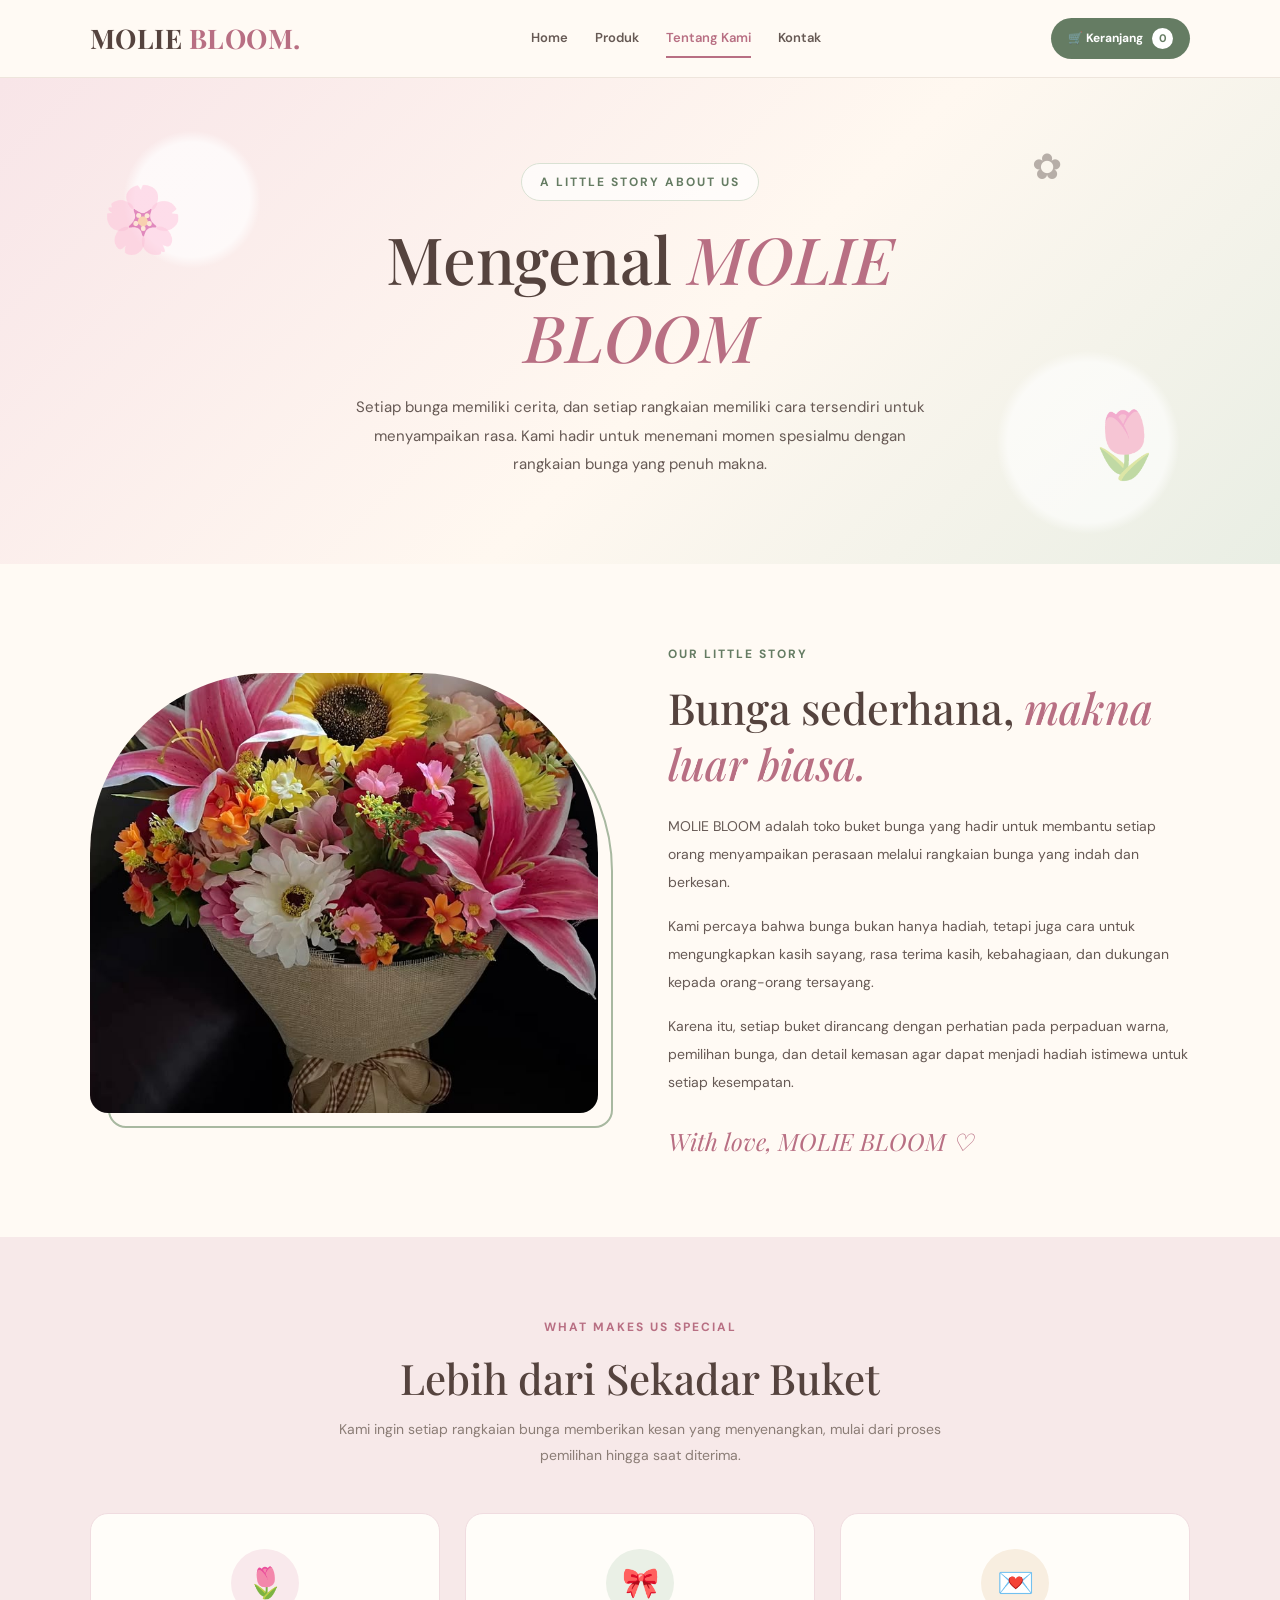
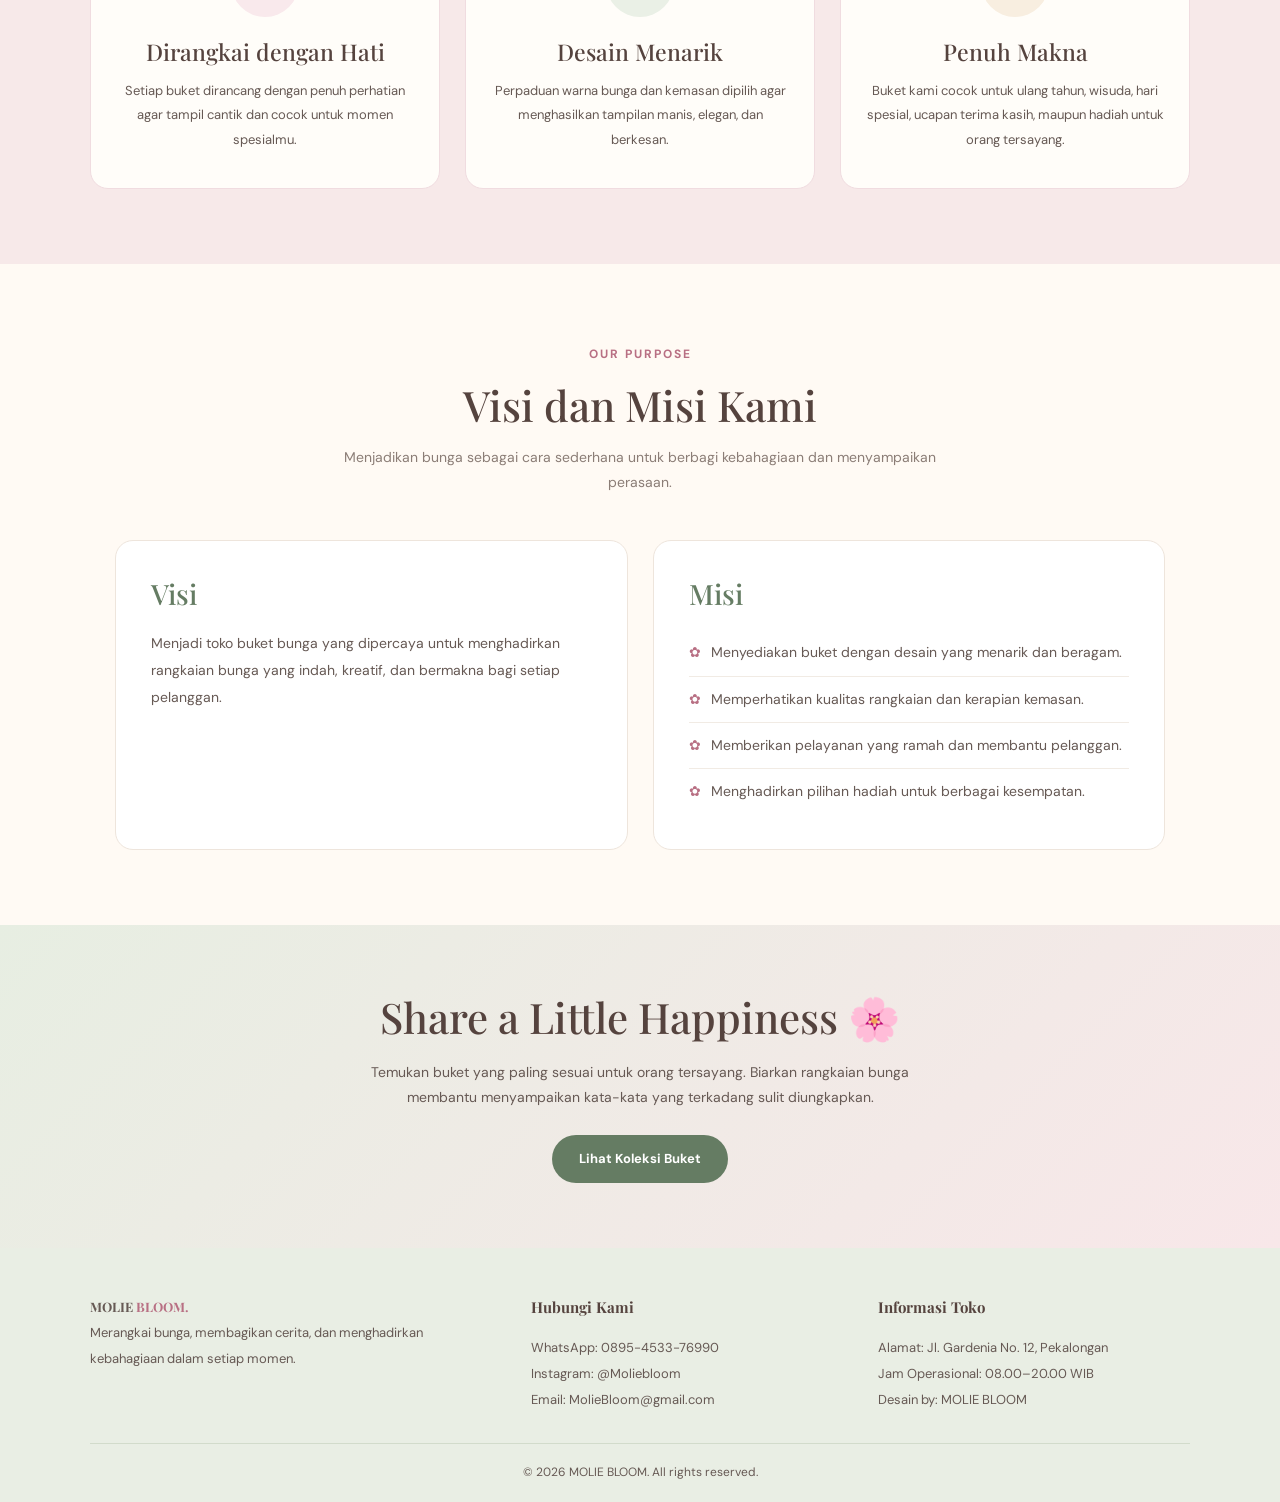
<file: tentang.html>
<!DOCTYPE html>
<html lang="id">
<head>
    <meta charset="UTF-8">
    <meta name="viewport" content="width=device-width, initial-scale=1.0">
    <link rel="icon" type="image/png" href="Molie Bloom Floral Logo.png">
    <title>Tentang Kami | MOLIE BLOOM</title>

    <link rel="preconnect" href="https://fonts.googleapis.com">
    <link rel="preconnect" href="https://fonts.gstatic.com" crossorigin>

    <link href="https://fonts.googleapis.com/css2?family=DM+Sans:wght@400;500;600;700&family=Playfair+Display:wght@400;500;600;700&display=swap" rel="stylesheet">

    <link rel="stylesheet" href="css/style.css">

    <style>
        :root {
            --pink: #e8b9c3;
            --pink-light: #f9e9ec;
            --pink-dark: #b86f83;
            --sage: #a8b8a0;
            --sage-dark: #657c63;
            --cream: #fffaf4;
            --brown: #55433e;
            --text: #665954;
            --white: #ffffff;
        }

        * {
            box-sizing: border-box;
        }

        html {
            scroll-behavior: smooth;
        }

        body {
            margin: 0;
            font-family: 'DM Sans', sans-serif;
            background: var(--cream);
            color: var(--text);
        }

        a {
            text-decoration: none;
        }

        img {
            max-width: 100%;
        }

        .about-hero {
            min-height: 390px;
            padding: 85px 20px;
            display: flex;
            align-items: center;
            justify-content: center;
            text-align: center;
            position: relative;
            overflow: hidden;
            background:
                radial-gradient(circle at 15% 25%, #ffffffb5 0 5%, transparent 6%),
                radial-gradient(circle at 85% 75%, #ffffffa0 0 7%, transparent 8%),
                linear-gradient(135deg, #f8e5e8, #fff8f0 55%, #e9eee4);
        }

        .hero-content {
            max-width: 750px;
            position: relative;
            z-index: 1;
            animation: fadeUp 1s ease both;
        }

        .eyebrow {
            display: inline-block;
            color: var(--sage-dark);
            background: #ffffffa8;
            border: 1px solid #d9e1d3;
            padding: 8px 18px;
            border-radius: 30px;
            font-size: 12px;
            letter-spacing: 2px;
            text-transform: uppercase;
            margin-bottom: 18px;
        }

        .about-hero h1 {
            font-family: 'Playfair Display', serif;
            font-size: clamp(38px, 6vw, 65px);
            color: var(--brown);
            font-weight: 500;
            margin: 0 0 18px;
            line-height: 1.2;
        }

        .about-hero h1 span {
            color: var(--pink-dark);
            font-style: italic;
        }

        .about-hero p {
            max-width: 570px;
            margin: 0 auto;
            font-size: 15px;
            line-height: 1.9;
        }

        .flower-decoration {
            position: absolute;
            font-size: 65px;
            opacity: 0.45;
            animation: floatFlower 5s ease-in-out infinite;
            user-select: none;
        }

        .flower-one {
            left: 8%;
            top: 18%;
        }

        .flower-two {
            right: 9%;
            bottom: 13%;
            animation-delay: 1.5s;
        }

        .flower-three {
            right: 17%;
            top: 12%;
            font-size: 36px;
            animation-delay: 2s;
        }

        .section {
            padding: 75px 7%;
        }

        .section-heading {
            text-align: center;
            max-width: 650px;
            margin: 0 auto 45px;
        }

        .section-heading .small-title {
            color: var(--pink-dark);
            font-size: 12px;
            letter-spacing: 2px;
            text-transform: uppercase;
            font-weight: 700;
        }

        .section-heading h2 {
            font-family: 'Playfair Display', serif;
            font-size: clamp(29px, 4vw, 42px);
            color: var(--brown);
            font-weight: 500;
            margin: 12px 0;
        }

        .section-heading p {
            line-height: 1.8;
            font-size: 14px;
        }

        .story {
            display: grid;
            grid-template-columns: 1fr 1fr;
            align-items: center;
            gap: 55px;
            max-width: 1150px;
            margin: auto;
        }

        .story-image {
            position: relative;
            padding: 0 15px 15px 0;
        }

        .story-image img {
            width: 100%;
            height: 440px;
            object-fit: cover;
            border-radius: 180px 180px 18px 18px;
            display: block;
            background: var(--pink-light);
        }

        .story-image::after {
            content: "";
            position: absolute;
            z-index: -1;
            top: 18px;
            left: 18px;
            right: 0;
            bottom: 0;
            border: 2px solid var(--sage);
            border-radius: 180px 180px 18px 18px;
        }

        .story-text .small-title {
            color: var(--sage-dark);
            letter-spacing: 2px;
            text-transform: uppercase;
            font-size: 12px;
            font-weight: 700;
        }

        .story-text h2 {
            font-family: 'Playfair Display', serif;
            font-size: clamp(30px, 4vw, 43px);
            color: var(--brown);
            font-weight: 500;
            line-height: 1.3;
            margin: 14px 0 20px;
        }

        .story-text h2 span {
            color: var(--pink-dark);
            font-style: italic;
        }

        .story-text p {
            font-size: 14px;
            line-height: 2;
            margin-bottom: 16px;
        }

        .signature {
            color: var(--pink-dark);
            font-family: 'Playfair Display', serif;
            font-size: 24px;
            font-style: italic;
            margin-top: 25px;
        }

        .values-section {
            background: #f7e9e9;
        }

        .values-grid {
            max-width: 1100px;
            margin: auto;
            display: grid;
            grid-template-columns: repeat(3, 1fr);
            gap: 25px;
        }

        .value-card {
            text-align: center;
            background: #fffdf9;
            padding: 35px 25px;
            border-radius: 18px;
            border: 1px solid #f0dce0;
            transition: transform 0.3s ease, box-shadow 0.3s ease;
        }

        .value-card:hover {
            transform: translateY(-7px);
            box-shadow: 0 12px 30px #9b6c6c18;
        }

        .value-icon {
            width: 68px;
            height: 68px;
            border-radius: 50%;
            margin: 0 auto 20px;
            display: flex;
            align-items: center;
            justify-content: center;
            background: var(--pink-light);
            font-size: 30px;
        }

        .value-card:nth-child(2) .value-icon {
            background: #eaf0e6;
        }

        .value-card:nth-child(3) .value-icon {
            background: #f8eee0;
        }

        .value-card h3 {
            font-family: 'Playfair Display', serif;
            font-size: 23px;
            color: var(--brown);
            font-weight: 500;
            margin: 0 0 12px;
        }

        .value-card p {
            font-size: 13px;
            line-height: 1.9;
            margin: 0;
        }

        .mission-grid {
            max-width: 1050px;
            margin: auto;
            display: grid;
            grid-template-columns: 1fr 1fr;
            gap: 25px;
        }

        .mission-card {
            padding: 35px;
            border-radius: 18px;
            background: #fff;
            border: 1px solid #eee5dc;
        }

        .mission-card h3 {
            font-family: 'Playfair Display', serif;
            color: var(--sage-dark);
            font-size: 28px;
            margin: 0 0 18px;
            font-weight: 500;
        }

        .mission-card ul {
            list-style: none;
            padding: 0;
            margin: 0;
        }

        .mission-card li {
            font-size: 14px;
            line-height: 1.8;
            padding: 10px 0;
            border-bottom: 1px solid #f1ebe4;
        }

        .mission-card li:last-child {
            border-bottom: none;
        }

        .mission-card li::before {
            content: "✿";
            color: var(--pink-dark);
            margin-right: 10px;
        }

        .about-cta {
            padding: 65px 20px;
            text-align: center;
            background: linear-gradient(135deg, #e7eee2, #f8e7e9);
        }

        .about-cta h2 {
            font-family: 'Playfair Display', serif;
            color: var(--brown);
            font-size: clamp(30px, 4vw, 42px);
            font-weight: 500;
            margin: 0 0 15px;
        }

        .about-cta p {
            max-width: 550px;
            margin: 0 auto 25px;
            line-height: 1.8;
            font-size: 14px;
        }

        .cta-button {
            display: inline-block;
            background: var(--sage-dark);
            color: white;
            padding: 13px 27px;
            border-radius: 30px;
            font-size: 13px;
            transition: 0.3s;
        }

        .cta-button:hover {
            background: var(--pink-dark);
            transform: translateY(-2px);
        }

        .site-footer {
            background: #e9eee4;
            padding: 45px 7% 20px;
        }

        .footer-grid {
            display: grid;
            grid-template-columns: 1.3fr 1fr 1fr;
            gap: 35px;
            max-width: 1150px;
            margin: auto;
        }

        .footer-brand {
            font-family: 'Playfair Display', serif;
            font-size: 27px;
            color: var(--brown);
            font-weight: 700;
        }

        .footer-brand span {
            color: var(--pink-dark);
        }

        .footer-column h3 {
            color: var(--brown);
            font-size: 15px;
            margin: 5px 0 17px;
        }

        .footer-column p,
        .footer-column a {
            font-size: 13px;
            line-height: 2;
            color: var(--text);
        }

        .footer-column a:hover {
            color: var(--pink-dark);
        }

        .footer-bottom {
            max-width: 1150px;
            margin: 30px auto 0;
            padding-top: 18px;
            border-top: 1px solid #d2dbcb;
            text-align: center;
            font-size: 12px;
        }

        @keyframes fadeUp {
            from {
                opacity: 0;
                transform: translateY(20px);
            }
            to {
                opacity: 1;
                transform: translateY(0);
            }
        }

        @keyframes floatFlower {
            0%, 100% {
                transform: translateY(0) rotate(-5deg);
            }
            50% {
                transform: translateY(-15px) rotate(5deg);
            }
        }

        @media (max-width: 800px) {
            .section {
                padding: 55px 6%;
            }

            .story {
                grid-template-columns: 1fr;
                gap: 35px;
            }

            .story-image {
                max-width: 500px;
                width: 100%;
                margin: auto;
            }

            .story-image img {
                height: 380px;
            }

            .values-grid {
                grid-template-columns: 1fr;
                max-width: 500px;
            }

            .mission-grid {
                grid-template-columns: 1fr;
            }

            .footer-grid {
                grid-template-columns: 1fr 1fr;
            }

            .flower-one {
                left: 2%;
            }

            .flower-two {
                right: 2%;
            }
        }

        @media (max-width: 500px) {
            .about-hero {
                min-height: 340px;
                padding: 65px 20px;
            }

            .flower-decoration {
                font-size: 40px;
            }

            .story-image img {
                height: 320px;
            }

            .mission-card {
                padding: 25px;
            }

            .footer-grid {
                grid-template-columns: 1fr;
                gap: 20px;
            }
        }
    </style>
</head>

<body>

    <!-- HEADER -->
    <header class="navbar">
        <a href="index.html" class="logo">
            MOLIE <span>BLOOM.</span>
        </a>

        <nav>
            <a href="index.html">Home</a>
            <a href="produk.html">Produk</a>
            <a href="tentang.html" class="active">Tentang Kami</a>
            <a href="kontak.html">Kontak</a>
        </nav>

        <a href="keranjang.html" class="cart-button">
            🛒 Keranjang
            <span id="cartCount">0</span>
        </a>
    </header>

    <!-- HERO -->
    <section class="about-hero">
        <span class="flower-decoration flower-one">🌸</span>
        <span class="flower-decoration flower-two">🌷</span>
        <span class="flower-decoration flower-three">✿</span>

        <div class="hero-content">
            <span class="eyebrow">A Little Story About Us</span>
            <h1>Mengenal <span>MOLIE BLOOM</span></h1>
            <p>
                Setiap bunga memiliki cerita, dan setiap rangkaian memiliki
                cara tersendiri untuk menyampaikan rasa. Kami hadir untuk
                menemani momen spesialmu dengan rangkaian bunga yang penuh makna.
            </p>
        </div>
    </section>

    <!-- CERITA KAMI -->
    <section class="section">
        <div class="story">
            <div class="story-image">
                <img
                    src="images/739223726380581282.jfif"
                    alt="Rangkaian bunga cantik MOLIE BLOOM"
                >
            </div>

            <div class="story-text">
                <span class="small-title">Our Little Story</span>
                <h2>Bunga sederhana, <span>makna luar biasa.</span></h2>

                <p>
                    MOLIE BLOOM adalah toko buket bunga yang hadir untuk
                    membantu setiap orang menyampaikan perasaan melalui
                    rangkaian bunga yang indah dan berkesan.
                </p>

                <p>
                    Kami percaya bahwa bunga bukan hanya hadiah, tetapi juga
                    cara untuk mengungkapkan kasih sayang, rasa terima kasih,
                    kebahagiaan, dan dukungan kepada orang-orang tersayang.
                </p>

                <p>
                    Karena itu, setiap buket dirancang dengan perhatian pada
                    perpaduan warna, pemilihan bunga, dan detail kemasan agar
                    dapat menjadi hadiah istimewa untuk setiap kesempatan.
                </p>

                <div class="signature">With love, MOLIE BLOOM ♡</div>
            </div>
        </div>
    </section>

    <!-- NILAI KAMI -->
    <section class="section values-section">
        <div class="section-heading">
            <span class="small-title">What Makes Us Special</span>
            <h2>Lebih dari Sekadar Buket</h2>
            <p>
                Kami ingin setiap rangkaian bunga memberikan kesan yang
                menyenangkan, mulai dari proses pemilihan hingga saat diterima.
            </p>
        </div>

        <div class="values-grid">
            <article class="value-card">
                <div class="value-icon">🌷</div>
                <h3>Dirangkai dengan Hati</h3>
                <p>
                    Setiap buket dirancang dengan penuh perhatian agar
                    tampil cantik dan cocok untuk momen spesialmu.
                </p>
            </article>

            <article class="value-card">
                <div class="value-icon">🎀</div>
                <h3>Desain Menarik</h3>
                <p>
                    Perpaduan warna bunga dan kemasan dipilih agar menghasilkan
                    tampilan manis, elegan, dan berkesan.
                </p>
            </article>

            <article class="value-card">
                <div class="value-icon">💌</div>
                <h3>Penuh Makna</h3>
                <p>
                    Buket kami cocok untuk ulang tahun, wisuda, hari spesial,
                    ucapan terima kasih, maupun hadiah untuk orang tersayang.
                </p>
            </article>
        </div>
    </section>

    <!-- VISI DAN MISI -->
    <section class="section">
        <div class="section-heading">
            <span class="small-title">Our Purpose</span>
            <h2>Visi dan Misi Kami</h2>
            <p>
                Menjadikan bunga sebagai cara sederhana untuk berbagi
                kebahagiaan dan menyampaikan perasaan.
            </p>
        </div>

        <div class="mission-grid">
            <article class="mission-card">
                <h3>Visi</h3>
                <p>
                    Menjadi toko buket bunga yang dipercaya untuk menghadirkan
                    rangkaian bunga yang indah, kreatif, dan bermakna bagi
                    setiap pelanggan.
                </p>
            </article>

            <article class="mission-card">
                <h3>Misi</h3>
                <ul>
                    <li>Menyediakan buket dengan desain yang menarik dan beragam.</li>
                    <li>Memperhatikan kualitas rangkaian dan kerapian kemasan.</li>
                    <li>Memberikan pelayanan yang ramah dan membantu pelanggan.</li>
                    <li>Menghadirkan pilihan hadiah untuk berbagai kesempatan.</li>
                </ul>
            </article>
        </div>
    </section>

    <!-- AJAKAN -->
    <section class="about-cta">
        <h2>Share a Little Happiness 🌸</h2>
        <p>
            Temukan buket yang paling sesuai untuk orang tersayang.
            Biarkan rangkaian bunga membantu menyampaikan kata-kata
            yang terkadang sulit diungkapkan.
        </p>
        <a href="produk.html" class="cta-button">Lihat Koleksi Buket</a>
    </section>

    <!-- FOOTER -->
    <footer class="site-footer">
        <div class="footer-grid">
            <div class="footer-column">
                <a href="index.html" class="footer-brand">
                    MOLIE <span>BLOOM.</span>
                </a>
                <p>
                    Merangkai bunga, membagikan cerita, dan menghadirkan
                    kebahagiaan dalam setiap momen.
                </p>
            </div>

            <div class="footer-column">
                <h3>Hubungi Kami</h3>
                <p>WhatsApp:
                    <a href="https://wa.me/6281234567890">
                        0895-4533-76990
                    </a>
                </p>
                <p>Instagram:
                    <a href="https://instagram.com/molie.bloom" target="_blank">
                        @Moliebloom
                    </a>
                </p>
                <p>Email:
                    <a href="mailto:moliebloom@example.com">
                        MolieBloom@gmail.com
                    </a>
                </p>
            </div>

            <div class="footer-column">
                <h3>Informasi Toko</h3>
                <p>Alamat: Jl. Gardenia No. 12, Pekalongan</p>
                <p>Jam Operasional: 08.00–20.00 WIB</p>
                <p>Desain by: MOLIE BLOOM</p>
            </div>
        </div>

        <div class="footer-bottom">
            © <span id="currentYear"></span> MOLIE BLOOM. All rights reserved.
        </div>
    </footer>

    <script>
        // Menampilkan jumlah produk di keranjang
        function updateCartCount() {
            const cart = JSON.parse(
                localStorage.getItem("molieBloomCart")
            ) || [];

            const total = Array.isArray(cart)
                ? cart.reduce((sum, item) => sum + (Number(item.quantity) || 1), 0)
                : Object.values(cart).reduce(
                    (sum, item) => sum + (Number(item.quantity) || 1), 0
                );

            const countElement = document.getElementById("cartCount");

            if (countElement) {
                countElement.textContent = total;
            }
        }

        // Tahun otomatis pada footer
        document.getElementById("currentYear").textContent =
            new Date().getFullYear();

        updateCartCount();
    </script>

</body>
</html>
</file>
<file: css/style.css>
/* ========================================
   MOLIE BLOOM - MAIN STYLESHEET
   Theme: Pastel Pink, Sage Green & Cream
======================================== */

/* GOOGLE FONTS
   Font Playfair Display dan DM Sans
   dihubungkan melalui HTML
*/

/* 1. WARNA UTAMA */
:root {
    --pink: #e8b9c3;
    --pink-light: #f9e9ec;
    --pink-dark: #b86f83;

    --sage: #a8b8a0;
    --sage-light: #e9eee4;
    --sage-dark: #657c63;

    --cream: #fffaf4;
    --white: #ffffff;

    --brown: #55433e;
    --text: #665954;
    --muted: #8b7d76;

    --border: #eee3dc;
    --shadow: 0 8px 25px rgba(85, 67, 62, 0.08);

    --radius: 18px;
    --transition: 0.3s ease;
}

/* 2. RESET */
* {
    margin: 0;
    padding: 0;
    box-sizing: border-box;
}

html {
    scroll-behavior: smooth;
    scroll-padding-top: 90px;
}

body {
    font-family: 'DM Sans', sans-serif;
    background: var(--cream);
    color: var(--text);
    line-height: 1.7;
    overflow-x: hidden;
}

img {
    display: block;
    max-width: 100%;
}

a {
    color: inherit;
    text-decoration: none;
    transition: var(--transition);
}

button,
input,
textarea,
select {
    font: inherit;
}

button {
    cursor: pointer;
}

ul {
    list-style-position: inside;
}

/* 3. HEADER DAN NAVIGASI */
.navbar {
    width: 100%;
    min-height: 78px;
    padding: 15px 7%;

    display: flex;
    align-items: center;
    justify-content: space-between;
    gap: 25px;

    background: rgba(255, 250, 244, 0.96);
    border-bottom: 1px solid #eee5dc;

    position: sticky;
    top: 0;
    z-index: 1000;

    backdrop-filter: blur(12px);
}

.logo,
.navbar .logo {
    color: var(--brown);
    font-family: 'Playfair Display', serif;
    font-size: 27px;
    font-weight: 700;
    letter-spacing: 0.5px;
    white-space: nowrap;
}

.logo span,
.navbar .logo span {
    color: var(--pink-dark);
}

.navbar nav {
    display: flex;
    align-items: center;
    justify-content: center;
    gap: 27px;
}

.navbar nav a {
    color: var(--text);
    font-size: 13px;
    font-weight: 600;
    position: relative;
    padding: 8px 0;
}

.navbar nav a::after {
    content: "";
    position: absolute;
    width: 0;
    height: 2px;
    left: 0;
    bottom: 0;
    background: var(--pink-dark);
    transition: var(--transition);
}

.navbar nav a:hover,
.navbar nav a.active {
    color: var(--pink-dark);
}

.navbar nav a:hover::after,
.navbar nav a.active::after {
    width: 100%;
}

/* 4. TOMBOL KERANJANG */
.cart-button {
    display: inline-flex;
    align-items: center;
    justify-content: center;
    gap: 9px;

    padding: 10px 17px;
    border-radius: 30px;

    background: var(--sage-dark);
    color: var(--white);

    font-size: 12px;
    font-weight: 700;
    white-space: nowrap;

    transition: var(--transition);
}

.cart-button:hover {
    background: var(--pink-dark);
    color: var(--white);
    transform: translateY(-2px);
}

#cartCount {
    min-width: 21px;
    height: 21px;
    padding: 0 5px;

    display: inline-flex;
    align-items: center;
    justify-content: center;

    border-radius: 50%;
    background: var(--white);
    color: var(--sage-dark);

    font-size: 11px;
    font-weight: 700;
}

/* 5. JUDUL DAN TEKS */
h1,
h2,
h3,
h4 {
    font-family: 'Playfair Display', serif;
    color: var(--brown);
    line-height: 1.3;
}

p {
    color: var(--text);
}

.section-title,
.section-heading h2 {
    font-family: 'Playfair Display', serif;
    color: var(--brown);
    font-size: clamp(29px, 4vw, 42px);
    font-weight: 500;
    text-align: center;
}

.section-subtitle,
.section-heading p {
    max-width: 650px;
    margin: 12px auto 0;
    text-align: center;
    color: var(--muted);
    font-size: 14px;
    line-height: 1.9;
}

/* 6. TOMBOL UMUM */
.btn,
.btn-primary,
.btn-secondary,
.cta-button {
    display: inline-flex;
    align-items: center;
    justify-content: center;
    gap: 8px;

    padding: 13px 25px;
    border: none;
    border-radius: 30px;

    font-size: 13px;
    font-weight: 700;
    text-align: center;

    transition: var(--transition);
}

.btn-primary,
.btn,
.cta-button {
    background: var(--sage-dark);
    color: var(--white);
}

.btn-primary:hover,
.btn:hover,
.cta-button:hover {
    background: var(--pink-dark);
    color: var(--white);
    transform: translateY(-3px);
}

.btn-secondary {
    background: var(--pink-light);
    color: var(--pink-dark);
    border: 1px solid #efd5dc;
}

.btn-secondary:hover {
    background: var(--pink-dark);
    color: var(--white);
}

/* 7. HERO / BANNER */
.hero,
.about-hero,
.page-header,
.contact-hero {
    position: relative;
    overflow: hidden;
    text-align: center;

    background: linear-gradient(
        135deg,
        #f8e5e8 0%,
        #fff8f0 55%,
        #e9eee4 100%
    );
}

.hero {
    min-height: 480px;
    padding: 90px 7%;

    display: flex;
    align-items: center;
    justify-content: center;
}

.hero-content {
    max-width: 760px;
    margin: auto;
}

.hero h1,
.hero-title {
    font-family: 'Playfair Display', serif;
    font-size: clamp(38px, 6vw, 65px);
    color: var(--brown);
    font-weight: 500;
    line-height: 1.2;
    margin-bottom: 20px;
}

.hero h1 span,
.hero-title span {
    color: var(--pink-dark);
    font-style: italic;
}

.hero p {
    max-width: 600px;
    margin: 0 auto 28px;
    font-size: 15px;
    line-height: 1.9;
}

.about-hero,
.page-header,
.contact-hero {
    padding: 75px 7%;
}

.eyebrow,
.small-title {
    color: var(--sage-dark);
    font-size: 12px;
    font-weight: 700;
    letter-spacing: 2px;
    text-transform: uppercase;
}

.eyebrow {
    display: inline-block;
    padding: 8px 18px;
    margin-bottom: 18px;
    background: rgba(255, 255, 255, 0.7);
    border: 1px solid #d9e1d3;
    border-radius: 30px;
}

/* 8. DEKORASI BUNGA */
.flower-decoration {
    position: absolute;
    font-size: 60px;
    opacity: 0.45;
    pointer-events: none;
    animation: floatFlower 5s ease-in-out infinite;
}

.flower-one {
    left: 8%;
    top: 18%;
}

.flower-two {
    right: 9%;
    bottom: 13%;
    animation-delay: 1.5s;
}

.flower-three {
    right: 17%;
    top: 12%;
    font-size: 35px;
    animation-delay: 2s;
}

/* 9. SECTION UMUM */
section {
    scroll-margin-top: 85px;
}

.section {
    padding: 75px 7%;
}

.section-heading {
    max-width: 700px;
    margin: 0 auto 45px;
    text-align: center;
}

.section-heading .small-title {
    color: var(--pink-dark);
}

.section-heading h2 {
    margin: 12px 0;
}

/* 10. KARTU PRODUK */
.product-grid,
.products-grid {
    display: grid;
    grid-template-columns: repeat(3, minmax(0, 1fr));
    gap: 28px;
}

.product-card {
    overflow: hidden;
    background: var(--white);
    border: 1px solid var(--border);
    border-radius: var(--radius);

    box-shadow: 0 4px 15px rgba(85, 67, 62, 0.04);

    transition: transform var(--transition),
                box-shadow var(--transition);
}

.product-card:hover {
    transform: translateY(-7px);
    box-shadow: var(--shadow);
}

.product-image {
    position: relative;
    overflow: hidden;
    background: var(--pink-light);
    aspect-ratio: 4 / 4.2;
}

.product-image img,
.product-card > img {
    width: 100%;
    height: 100%;
    object-fit: cover;
    transition: transform 0.5s ease;
}

.product-card:hover .product-image img {
    transform: scale(1.04);
}

.product-info {
    padding: 22px;
}

.product-info h3,
.product-card h3 {
    font-family: 'Playfair Display', serif;
    font-size: 22px;
    font-weight: 500;
    color: var(--brown);
    margin-bottom: 8px;
}

.product-info p,
.product-card p {
    font-size: 13px;
    line-height: 1.8;
    margin-bottom: 12px;
}

.product-price {
    display: block;
    color: var(--pink-dark);
    font-size: 17px;
    font-weight: 700;
    margin: 10px 0 16px;
}

.product-card .btn,
.product-card .btn-primary,
.product-card .add-to-cart {
    width: 100%;
}

/* 11. FILTER PRODUK */
.filter-buttons,
.category-filters {
    display: flex;
    align-items: center;
    justify-content: center;
    flex-wrap: wrap;
    gap: 12px;
    margin-bottom: 35px;
}

.filter-btn,
.category-btn {
    padding: 10px 20px;
    border: 1px solid #e8dcd5;
    border-radius: 30px;
    background: var(--white);
    color: var(--text);
    font-size: 12px;
    font-weight: 600;
    transition: var(--transition);
}

.filter-btn:hover,
.filter-btn.active,
.category-btn:hover,
.category-btn.active {
    background: var(--sage-dark);
    border-color: var(--sage-dark);
    color: var(--white);
}

/* 12. BENEFIT / KEUNGGULAN */
.benefits,
.benefit-strip {
    display: grid;
    grid-template-columns: repeat(3, minmax(0, 1fr));
    gap: 22px;
    padding: 30px 7%;
    background: var(--sage-light);
}

.benefit-item {
    text-align: center;
    padding: 12px;
}

.benefit-item .icon {
    display: block;
    font-size: 30px;
    margin-bottom: 10px;
}

.benefit-item h3 {
    font-family: 'Playfair Display', serif;
    font-size: 19px;
    margin-bottom: 5px;
}

.benefit-item p {
    font-size: 12px;
}

/* 13. CERITA TENTANG KAMI */
.story {
    display: grid;
    grid-template-columns: 1fr 1fr;
    align-items: center;
    gap: 55px;
    max-width: 1150px;
    margin: auto;
}

.story-image {
    position: relative;
    padding: 0 15px 15px 0;
    isolation: isolate;
}

.story-image img {
    width: 100%;
    height: 440px;
    object-fit: cover;
    border-radius: 180px 180px 18px 18px;
    background: var(--pink-light);
}

.story-image::after {
    content: "";
    position: absolute;
    z-index: -1;
    top: 18px;
    left: 18px;
    right: 0;
    bottom: 0;
    border: 2px solid var(--sage);
    border-radius: 180px 180px 18px 18px;
}

.story-text h2 {
    font-size: clamp(30px, 4vw, 43px);
    font-weight: 500;
    line-height: 1.3;
    margin: 14px 0 20px;
}

.story-text h2 span {
    color: var(--pink-dark);
    font-style: italic;
}

.story-text p {
    font-size: 14px;
    line-height: 2;
    margin-bottom: 16px;
}

.signature {
    color: var(--pink-dark);
    font-family: 'Playfair Display', serif;
    font-size: 24px;
    font-style: italic;
    margin-top: 25px;
}

/* 14. KARTU VISI, MISI, NILAI */
.values-section {
    background: #f7e9e9;
}

.values-grid {
    display: grid;
    grid-template-columns: repeat(3, minmax(0, 1fr));
    gap: 25px;
    max-width: 1100px;
    margin: auto;
}

.value-card {
    text-align: center;
    background: #fffdf9;
    padding: 35px 25px;
    border: 1px solid #f0dce0;
    border-radius: var(--radius);
    transition: var(--transition);
}

.value-card:hover {
    transform: translateY(-7px);
    box-shadow: var(--shadow);
}

.value-icon {
    width: 68px;
    height: 68px;
    border-radius: 50%;
    margin: 0 auto 20px;

    display: flex;
    align-items: center;
    justify-content: center;

    background: var(--pink-light);
    font-size: 30px;
}

.value-card:nth-child(2) .value-icon {
    background: var(--sage-light);
}

.value-card:nth-child(3) .value-icon {
    background: #f8eee0;
}

.value-card h3 {
    font-size: 23px;
    font-weight: 500;
    margin-bottom: 12px;
}

.value-card p {
    font-size: 13px;
    line-height: 1.9;
}

.mission-grid {
    display: grid;
    grid-template-columns: repeat(2, minmax(0, 1fr));
    gap: 25px;
    max-width: 1050px;
    margin: auto;
}

.mission-card {
    padding: 35px;
    border-radius: var(--radius);
    background: var(--white);
    border: 1px solid var(--border);
}

.mission-card h3 {
    color: var(--sage-dark);
    font-size: 28px;
    font-weight: 500;
    margin-bottom: 18px;
}

.mission-card p,
.mission-card li {
    font-size: 14px;
    line-height: 1.9;
}

.mission-card ul {
    list-style: none;
    padding: 0;
}

.mission-card li {
    padding: 10px 0;
    border-bottom: 1px solid #f1ebe4;
}

.mission-card li:last-child {
    border-bottom: none;
}

.mission-card li::before {
    content: "✿";
    color: var(--pink-dark);
    margin-right: 10px;
}

/* 15. PROMO / CALL TO ACTION */
.promo-section,
.about-cta {
    padding: 65px 7%;
    text-align: center;
    background: linear-gradient(135deg, #e7eee2, #f8e7e9);
}

.promo-section h2,
.about-cta h2 {
    font-size: clamp(30px, 4vw, 42px);
    font-weight: 500;
    margin-bottom: 15px;
}

.promo-section p,
.about-cta p {
    max-width: 600px;
    margin: 0 auto 25px;
    font-size: 14px;
    line-height: 1.9;
}

/* 16. FORM DAN INPUT */
.form-group {
    margin-bottom: 20px;
}

.form-group label {
    display: block;
    color: var(--brown);
    font-size: 13px;
    font-weight: 700;
    margin-bottom: 8px;
}

input,
textarea,
select {
    width: 100%;
    padding: 13px 15px;

    border: 1px solid #e8ddd6;
    border-radius: 12px;
    background: var(--white);
    color: var(--text);

    outline: none;
    transition: border-color var(--transition),
                box-shadow var(--transition);
}

textarea {
    min-height: 130px;
    resize: vertical;
}

input:focus,
textarea:focus,
select:focus {
    border-color: var(--sage);
    box-shadow: 0 0 0 3px rgba(168, 184, 160, 0.2);
}

input::placeholder,
textarea::placeholder {
    color: #b5a7a0;
}

/* 17. KARTU KONTAK */
.contact-grid {
    display: grid;
    grid-template-columns: repeat(3, minmax(0, 1fr));
    gap: 22px;
}

.contact-card {
    padding: 28px 22px;
    text-align: center;
    border: 1px solid var(--border);
    border-radius: var(--radius);
    background: var(--white);
    transition: var(--transition);
}

.contact-card:hover {
    transform: translateY(-5px);
    box-shadow: var(--shadow);
}

.contact-card .icon {
    font-size: 30px;
    margin-bottom: 12px;
}

.contact-card h3 {
    font-size: 21px;
    margin-bottom: 8px;
}

.contact-card p {
    font-size: 13px;
    line-height: 1.8;
}

/* 18. KERANJANG */
.cart-container {
    max-width: 1100px;
    margin: 45px auto;
    padding: 0 7%;
}

.cart-table {
    width: 100%;
    border-collapse: collapse;
    background: var(--white);
    border-radius: var(--radius);
    overflow: hidden;
}

.cart-table th,
.cart-table td {
    padding: 16px;
    border-bottom: 1px solid var(--border);
    text-align: left;
    font-size: 13px;
}

.cart-table th {
    background: var(--sage-light);
    color: var(--brown);
    font-weight: 700;
}

.cart-summary {
    max-width: 420px;
    margin: 30px 0 0 auto;
    padding: 25px;
    background: var(--white);
    border: 1px solid var(--border);
    border-radius: var(--radius);
    box-shadow: var(--shadow);
}

.cart-summary h3 {
    font-size: 24px;
    margin-bottom: 18px;
}

.cart-total {
    display: flex;
    align-items: center;
    justify-content: space-between;
    gap: 15px;
    padding: 15px 0;
    margin-bottom: 15px;
    border-top: 1px solid var(--border);
    font-weight: 700;
}

.empty-cart {
    padding: 55px 20px;
    text-align: center;
    background: var(--white);
    border-radius: var(--radius);
    border: 1px dashed var(--pink);
}

.empty-cart h2 {
    font-size: 28px;
    margin-bottom: 10px;
}

.empty-cart p {
    margin-bottom: 20px;
}

/* 19. PESAN TOAST */
.toast {
    position: fixed;
    bottom: 25px;
    right: 25px;
    z-index: 2000;

    padding: 14px 22px;
    border-radius: 12px;

    background: var(--sage-dark);
    color: var(--white);
    font-size: 13px;

    box-shadow: var(--shadow);
    animation: fadeUp 0.3s ease;
}

/* 20. FOOTER */
.site-footer,
footer {
    background: var(--sage-light);
}

.site-footer {
    padding: 45px 7% 20px;
}

.footer-grid {
    display: grid;
    grid-template-columns: 1.3fr 1fr 1fr;
    gap: 35px;
    max-width: 1150px;
    margin: auto;
}

.footer-brand {
    display: inline-block;
    font-family: 'Playfair Display', serif;
    font-size: 27px;
    font-weight: 700;
    color: var(--brown);
}

.footer-brand span {
    color: var(--pink-dark);
}

.footer-column h3 {
    color: var(--brown);
    font-size: 15px;
    margin: 5px 0 17px;
}

.footer-column p,
.footer-column a {
    color: var(--text);
    font-size: 13px;
    line-height: 2;
    overflow-wrap: anywhere;
}

.footer-column a:hover {
    color: var(--pink-dark);
}

.footer-bottom {
    max-width: 1150px;
    margin: 30px auto 0;
    padding-top: 18px;
    border-top: 1px solid #d2dbcb;
    text-align: center;
    font-size: 12px;
}

/* 21. ANIMASI */
@keyframes fadeUp {
    from {
        opacity: 0;
        transform: translateY(20px);
    }

    to {
        opacity: 1;
        transform: translateY(0);
    }
}

@keyframes floatFlower {
    0%,
    100% {
        transform: translateY(0) rotate(-5deg);
    }

    50% {
        transform: translateY(-15px) rotate(5deg);
    }
}

/* 22. RESPONSIVE TABLET */
@media (max-width: 1000px) {
    .navbar {
        padding: 15px 4%;
        gap: 15px;
    }

    .navbar nav {
        gap: 16px;
    }

    .logo,
    .navbar .logo {
        font-size: 23px;
    }

    .product-grid,
    .products-grid {
        grid-template-columns: repeat(2, minmax(0, 1fr));
    }

    .story {
        gap: 35px;
    }
}

/* 23. RESPONSIVE TABLET KECIL */
@media (max-width: 800px) {
    .navbar {
        flex-wrap: wrap;
        justify-content: space-between;
    }

    .navbar nav {
        order: 3;
        width: 100%;
        flex-wrap: wrap;
        gap: 10px 22px;
        justify-content: center;
    }

    .cart-button {
        padding: 9px 13px;
    }

    .section {
        padding: 55px 6%;
    }

    .story {
        grid-template-columns: 1fr;
        gap: 35px;
    }

    .story-image {
        width: 100%;
        max-width: 500px;
        margin: auto;
    }

    .story-image img {
        height: 380px;
    }

    .values-grid {
        grid-template-columns: 1fr;
        max-width: 500px;
    }

    .mission-grid {
        grid-template-columns: 1fr;
    }

    .contact-grid {
        grid-template-columns: repeat(2, minmax(0, 1fr));
    }

    .footer-grid {
        grid-template-columns: 1fr 1fr;
    }

    .benefits,
    .benefit-strip {
        padding: 25px 5%;
    }

    .flower-one {
        left: 2%;
    }

    .flower-two {
        right: 2%;
    }
}

/* 24. RESPONSIVE HP */
@media (max-width: 550px) {
    .navbar {
        padding: 13px 5%;
    }

    .logo,
    .navbar .logo {
        font-size: 22px;
    }

    .navbar nav {
        gap: 8px 16px;
    }

    .navbar nav a {
        font-size: 12px;
    }

    .cart-button {
        font-size: 11px;
        padding: 8px 11px;
    }

    .hero {
        min-height: 400px;
        padding: 65px 6%;
    }

    .about-hero,
    .page-header,
    .contact-hero {
        padding: 60px 6%;
    }

    .flower-decoration {
        font-size: 40px;
    }

    .flower-three {
        font-size: 26px;
    }

    .product-grid,
    .products-grid {
        grid-template-columns: 1fr;
        gap: 22px;
    }

    .product-card {
        max-width: 420px;
        width: 100%;
        margin: auto;
    }

    .product-image {
        aspect-ratio: 4 / 3.5;
    }

    .benefits,
    .benefit-strip {
        grid-template-columns: 1fr;
        gap: 10px;
    }

    .contact-grid {
        grid-template-columns: 1fr;
    }

    .story-image img {
        height: 320px;
    }

    .mission-card {
        padding: 25px;
    }

    .footer-grid {
        grid-template-columns: 1fr;
        gap: 20px;
    }

    .site-footer {
        padding: 35px 6% 20px;
    }

    .cart-container {
        padding: 0 5%;
    }

    .cart-table th,
    .cart-table td {
        padding: 10px;
        font-size: 11px;
    }

    .cart-summary {
        max-width: 100%;
    }

    .toast {
        left: 15px;
        right: 15px;
        bottom: 15px;
        text-align: center;
    }
}

/* 25. AKSESIBILITAS */
@media (prefers-reduced-motion: reduce) {
    *,
    *::before,
    *::after {
        scroll-behavior: auto !important;
        animation-duration: 0.01ms !important;
        animation-iteration-count: 1 !important;
        transition-duration: 0.01ms !important;
    }
}
</file>
